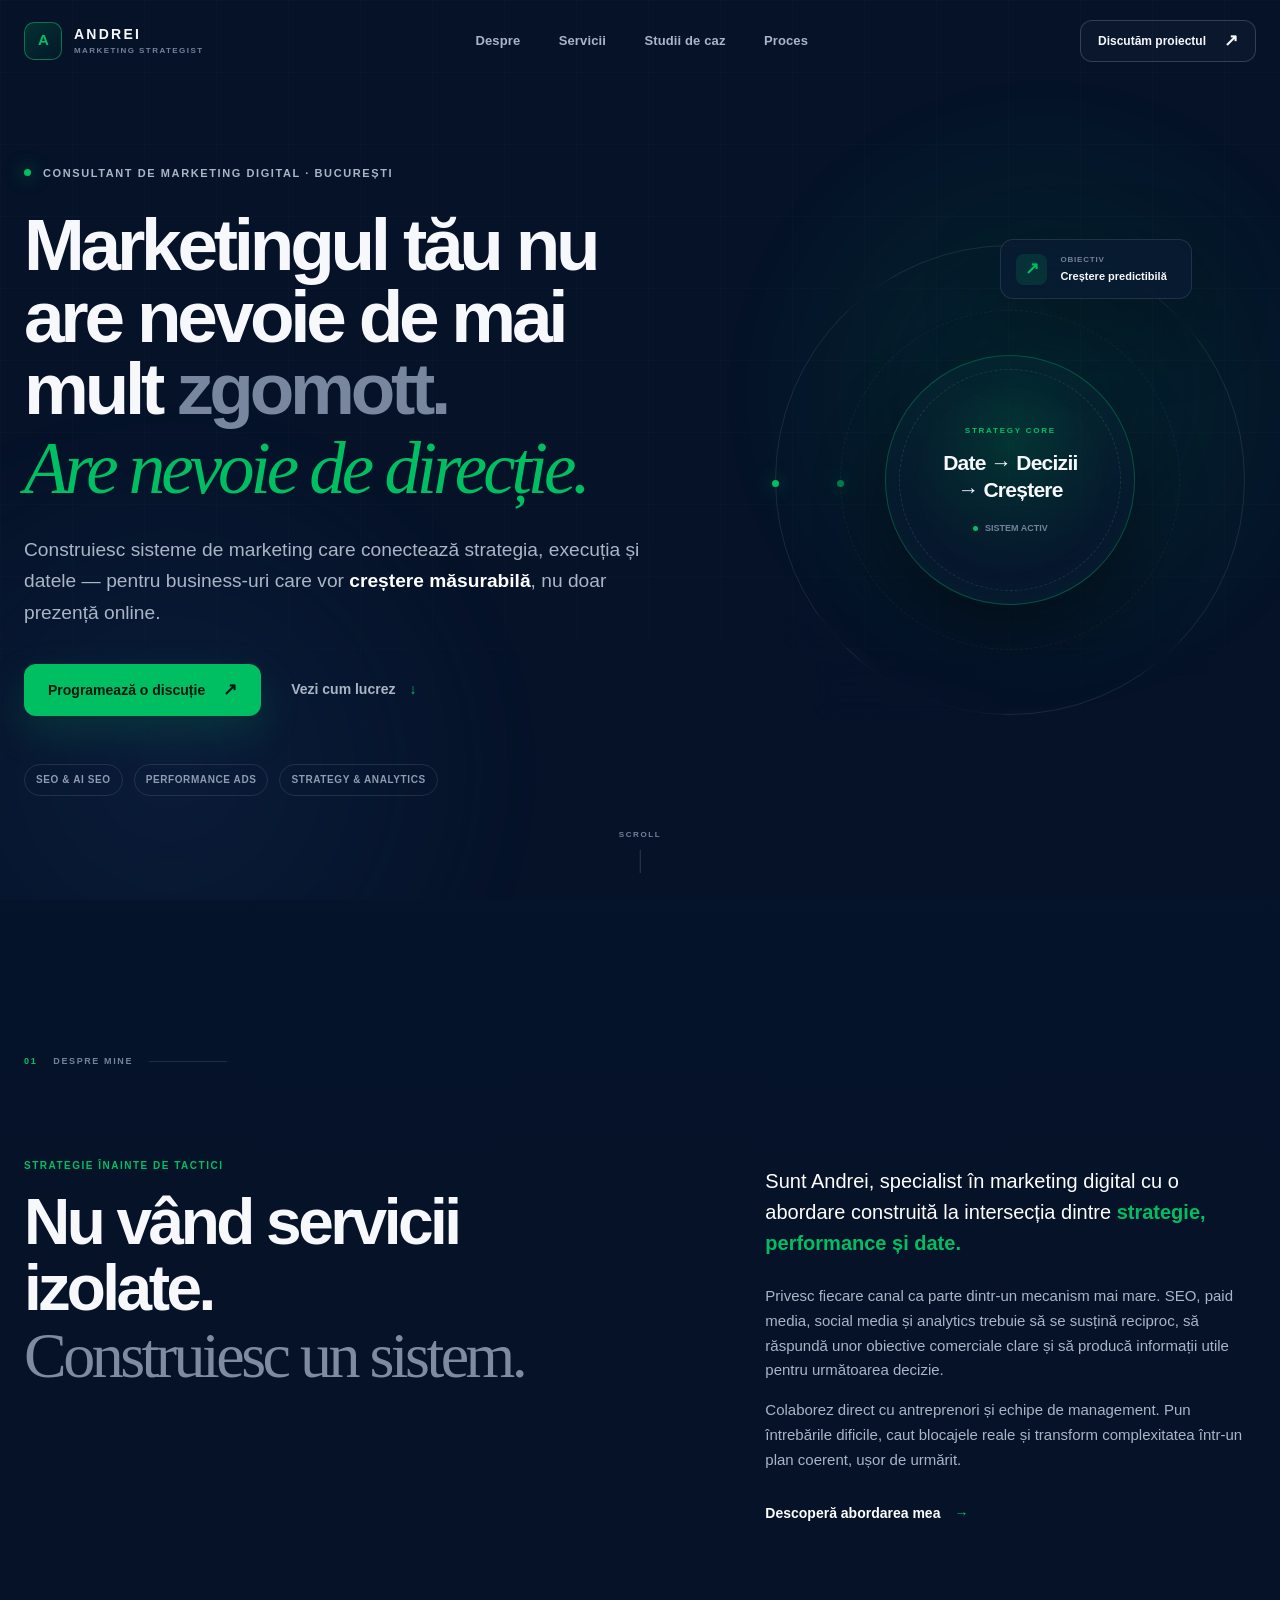
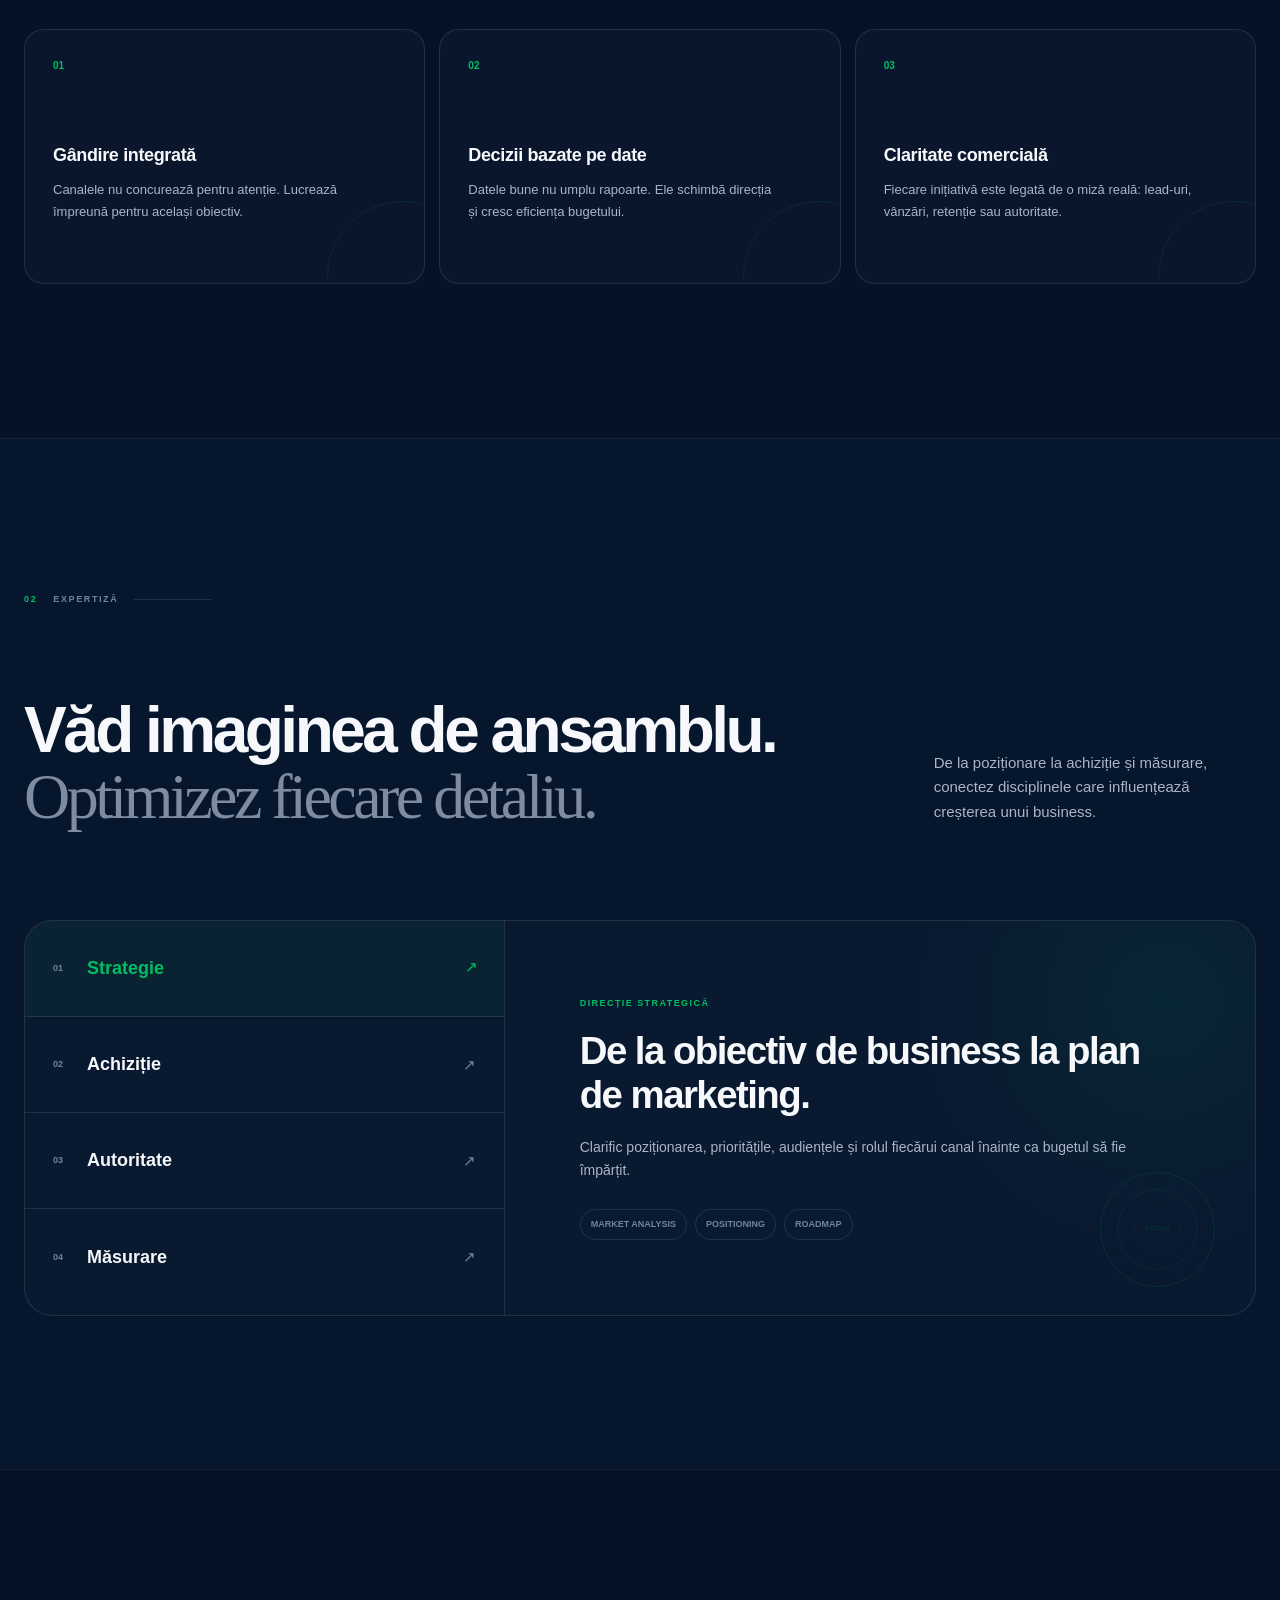
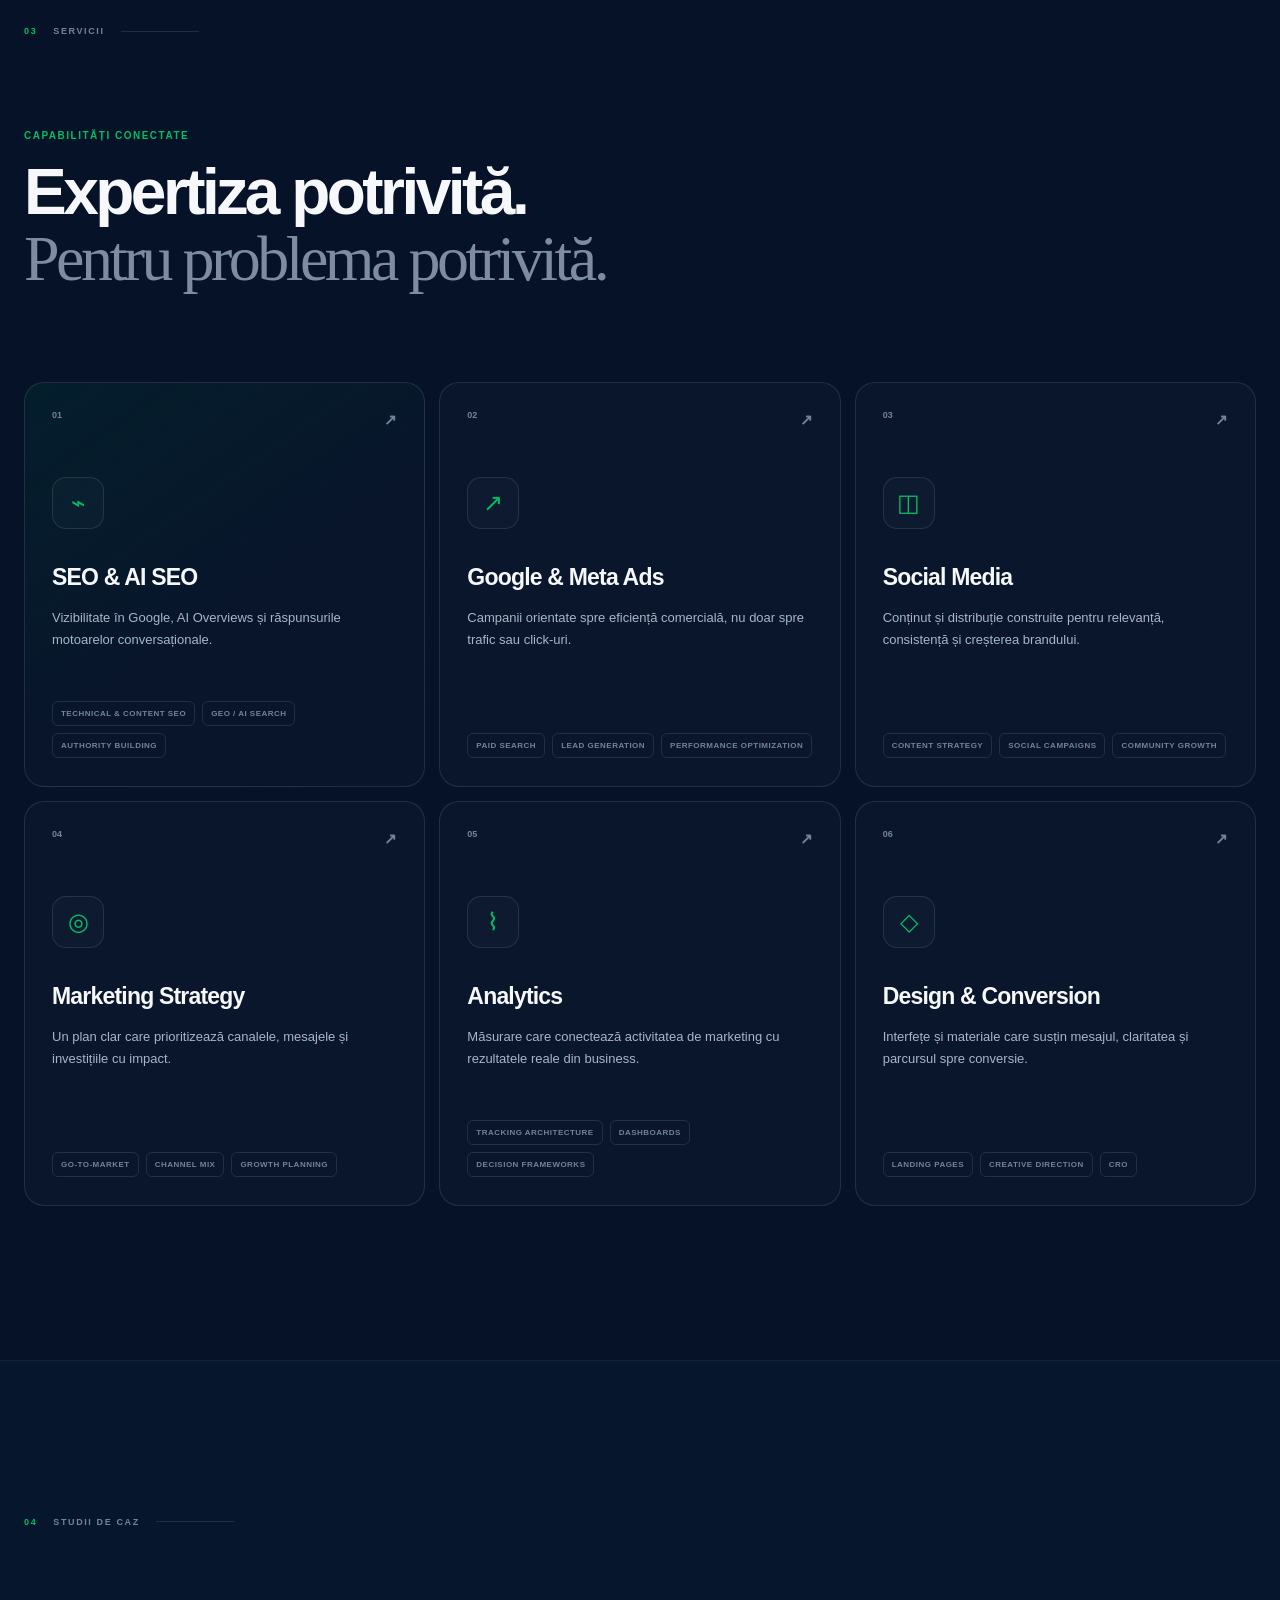
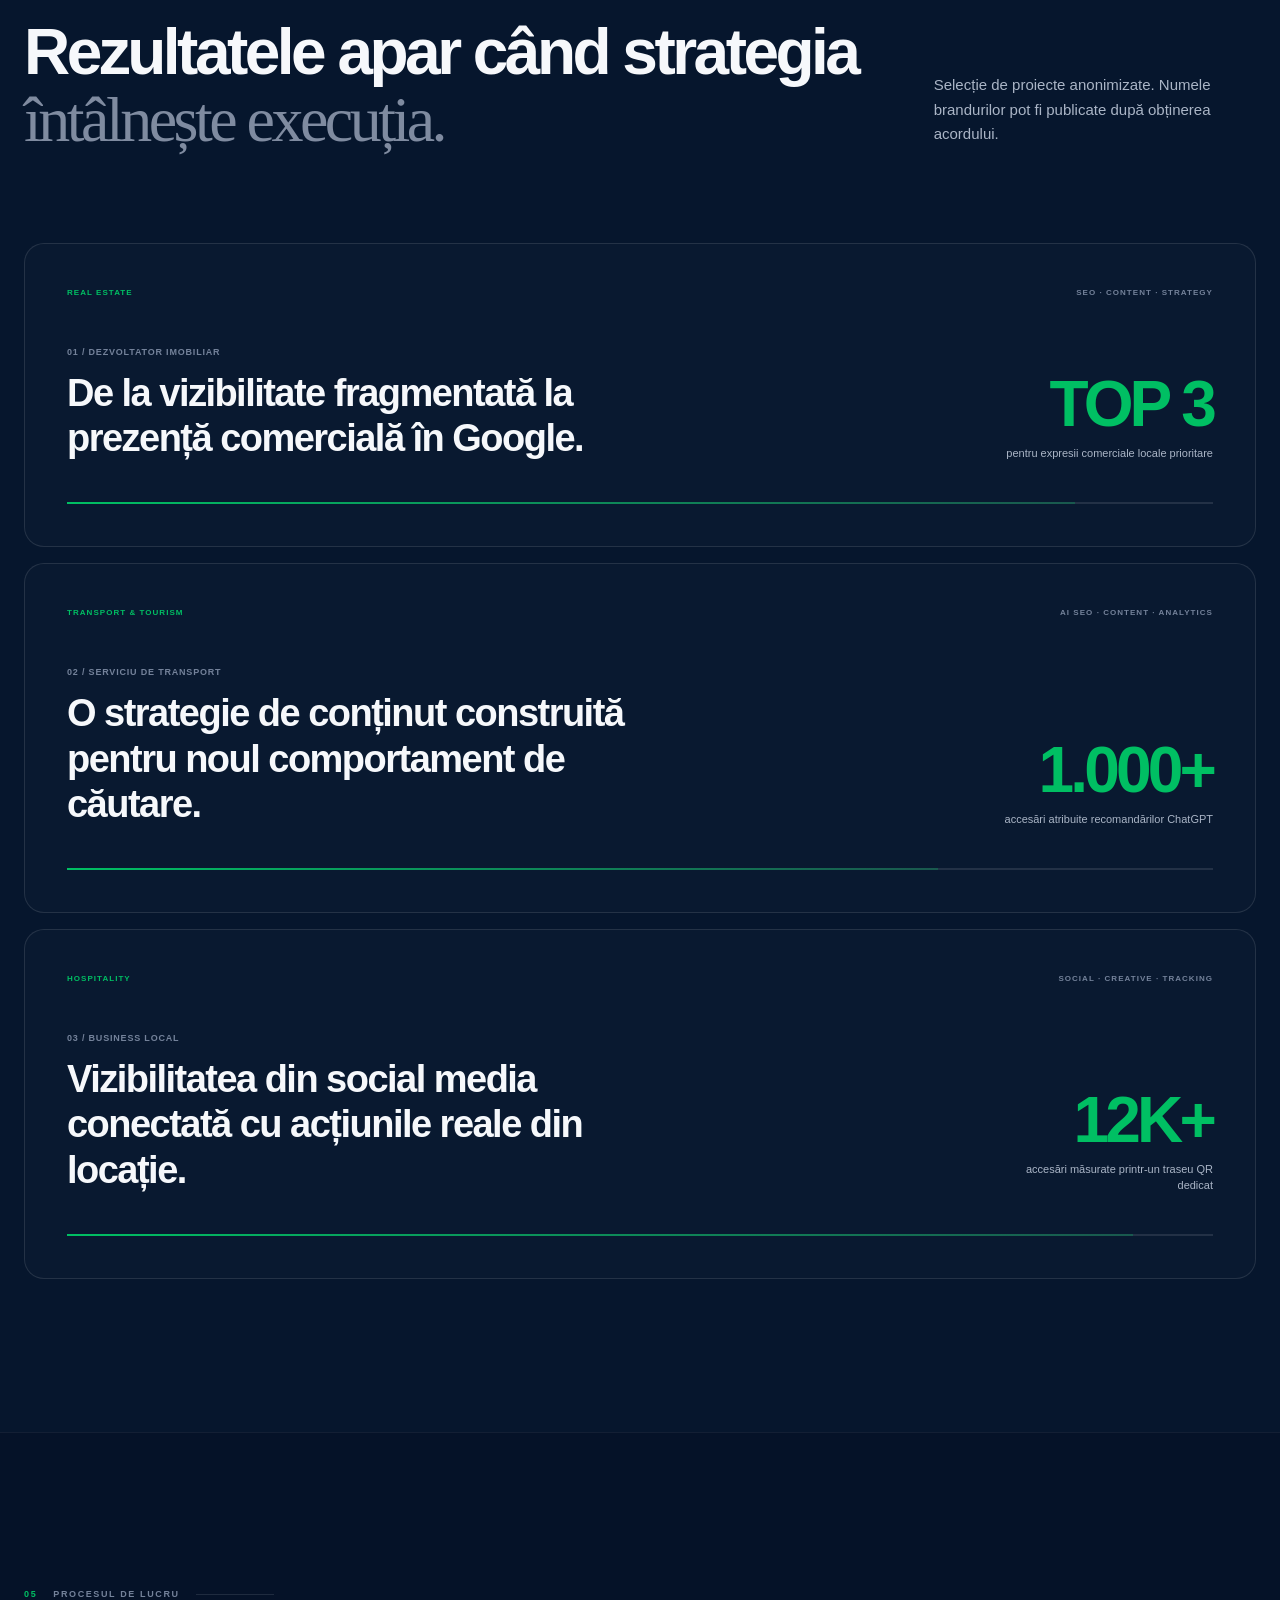
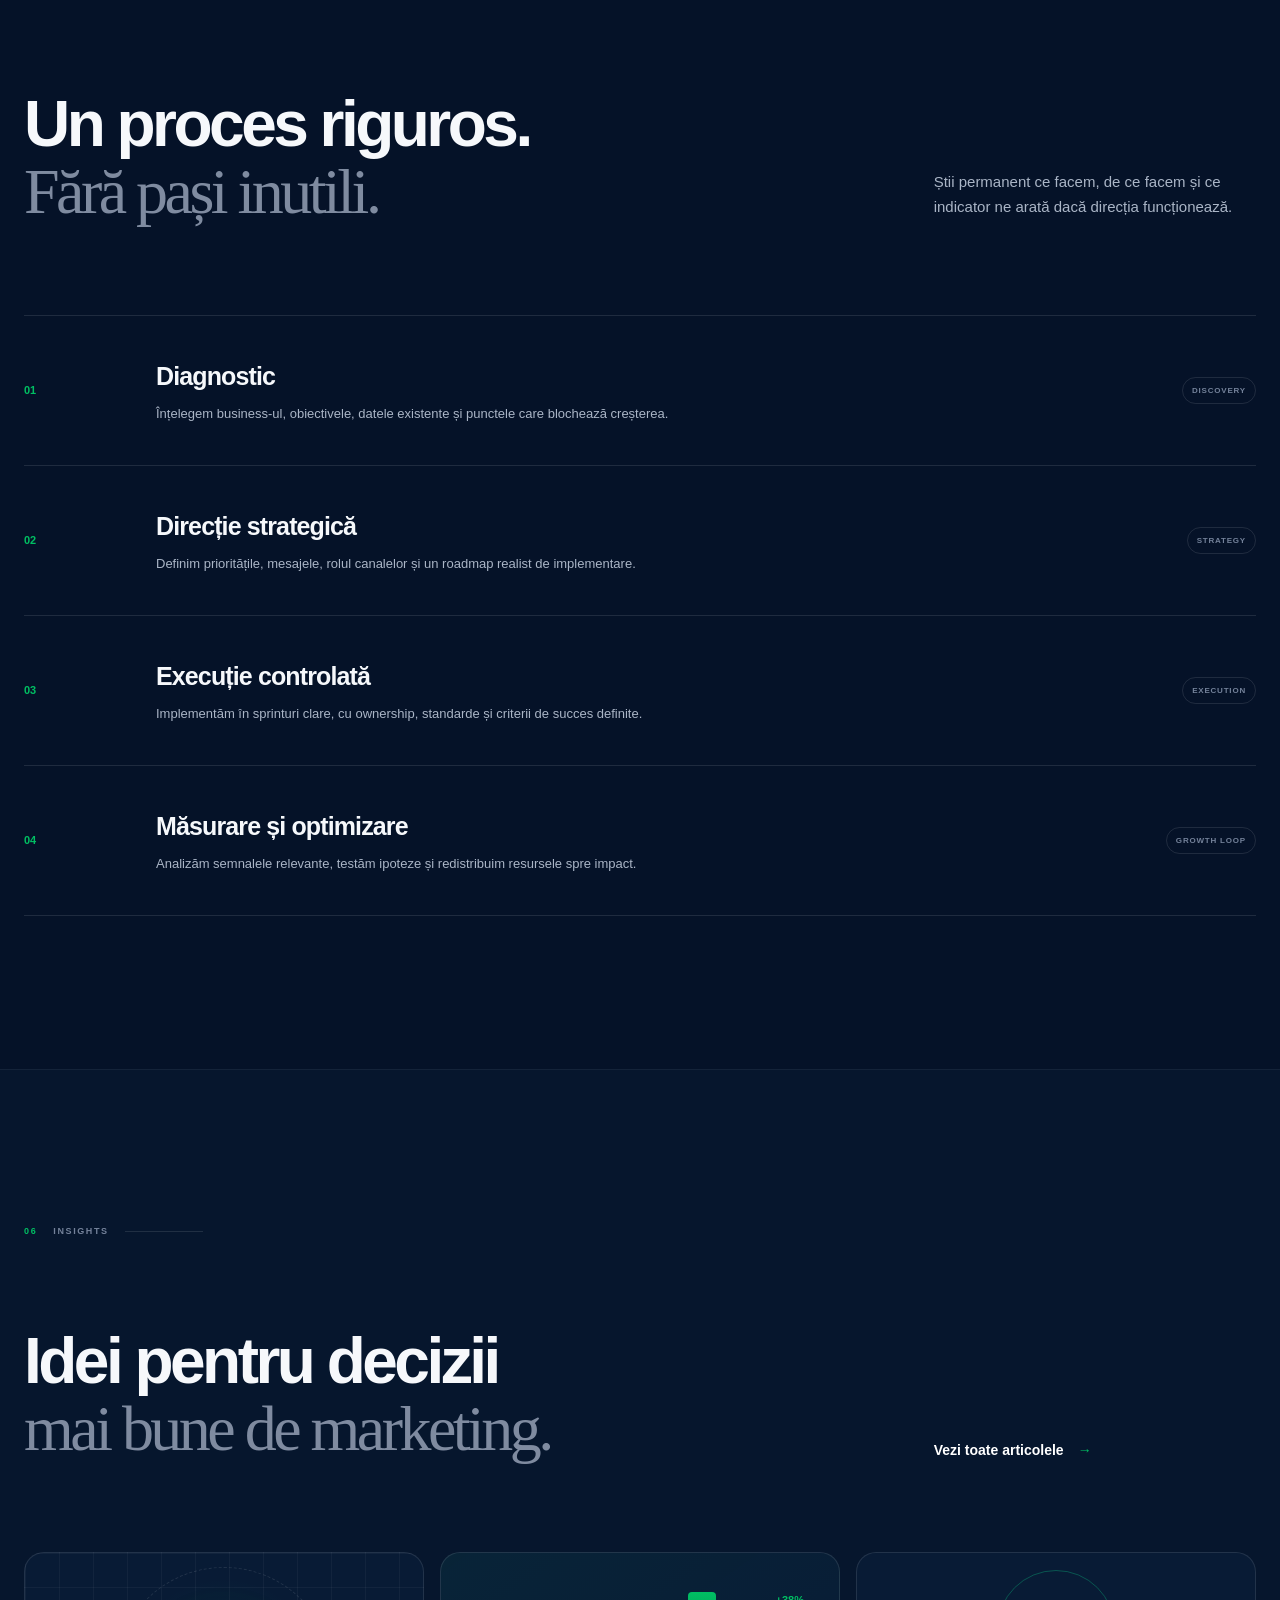
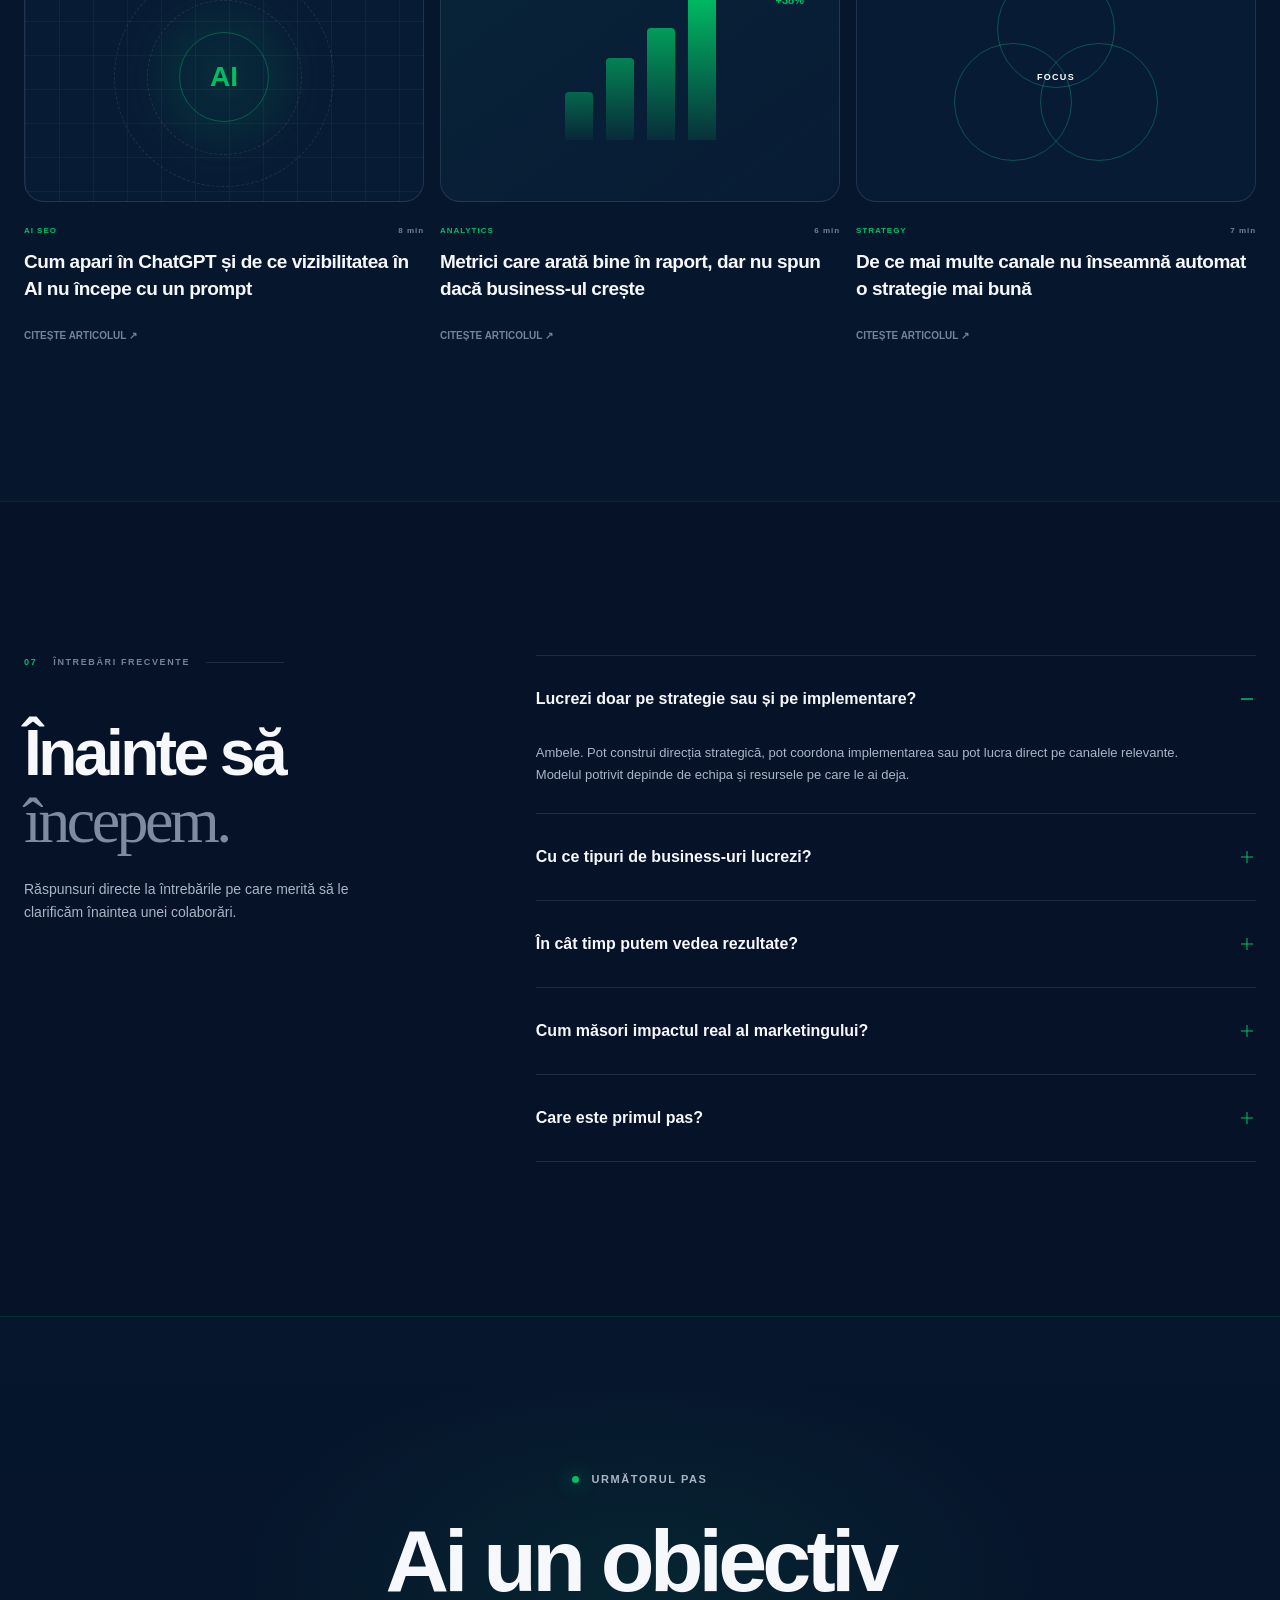
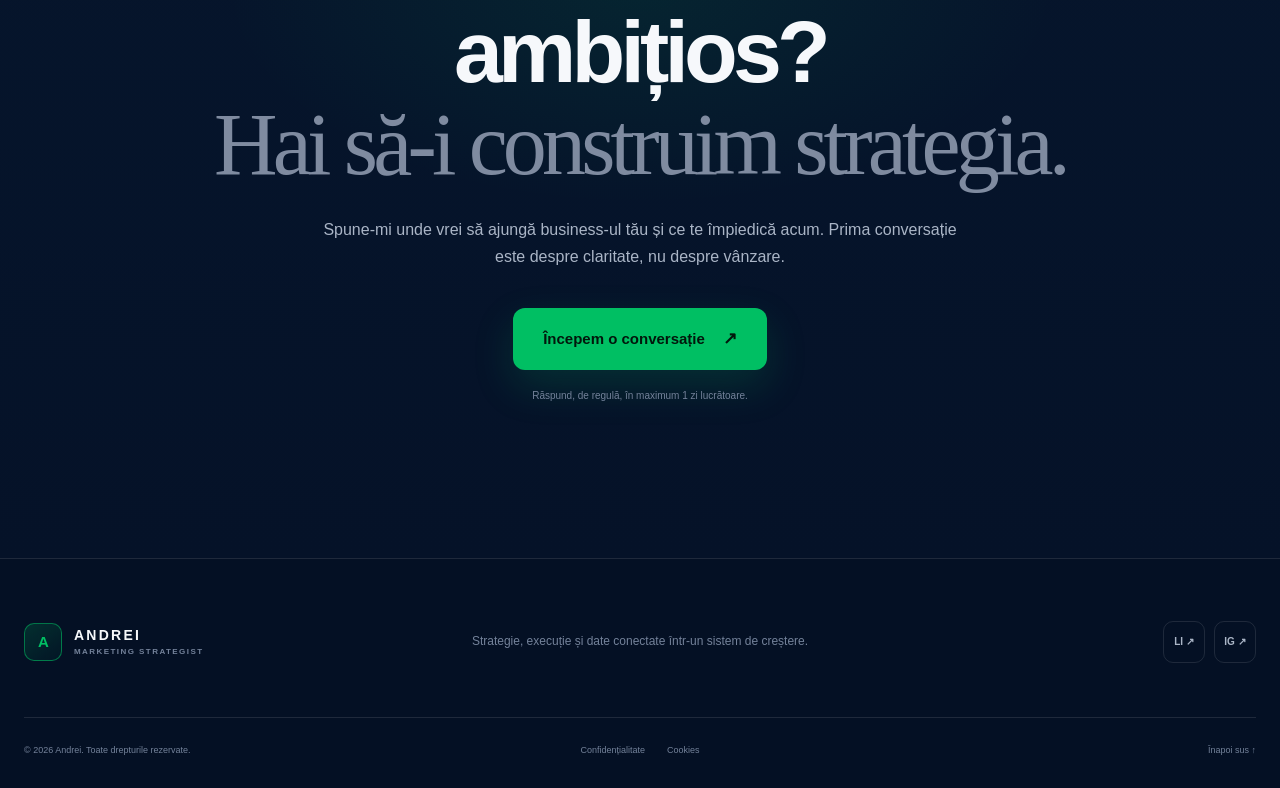
<file: index.html>
<!doctype html>
<html lang="ro">
<head>
  <meta charset="utf-8">
  <meta name="viewport" content="width=device-width, initial-scale=1">
  <meta name="theme-color" content="#051228">
  <meta name="color-scheme" content="dark">

  <title>Andrei — Consultant de Marketing Digital | Strategie și Creștere</title>
  <meta name="description" content="Strategii integrate de SEO, AI SEO, PPC, social media și analytics pentru business-uri care vor creștere măsurabilă, nu doar vizibilitate.">
  <meta name="robots" content="index, follow, max-image-preview:large">
  <!-- Înlocuiește domeniul de mai jos înainte de publicare. -->
  <link rel="canonical" href="https://www.domeniultau.ro/">

  <meta property="og:type" content="website">
  <meta property="og:locale" content="ro_RO">
  <meta property="og:title" content="Andrei — Consultant de Marketing Digital">
  <meta property="og:description" content="Marketing construit ca sistem de creștere: strategie, execuție și măsurare.">
  <meta property="og:url" content="https://www.domeniultau.ro/">
  <meta property="og:site_name" content="Andrei — Marketing Digital">
  <meta property="og:image" content="https://www.domeniultau.ro/og-image.jpg">
  <meta property="og:image:alt" content="Andrei — consultant de marketing digital">

  <meta name="twitter:card" content="summary_large_image">
  <meta name="twitter:title" content="Andrei — Consultant de Marketing Digital">
  <meta name="twitter:description" content="Marketing construit ca sistem de creștere: strategie, execuție și măsurare.">
  <meta name="twitter:image" content="https://www.domeniultau.ro/og-image.jpg">

  <script type="application/ld+json">
  {
    "@context": "https://schema.org",
    "@type": "Person",
    "name": "Andrei",
    "jobTitle": "Consultant de Marketing Digital",
    "url": "https://www.domeniultau.ro/",
    "knowsAbout": [
      "Marketing Strategy",
      "Search Engine Optimization",
      "AI SEO",
      "Google Ads",
      "Meta Ads",
      "Social Media Marketing",
      "Marketing Analytics"
    ]
  }
  </script>

  <link rel="stylesheet" href="style.css">
  <script src="script.js" defer></script>
</head>

<body>
  <a class="skip-link" href="#continut">Sari la conținut</a>

  <header class="site-header" data-header>
    <div class="container nav-shell">
      <a class="brand" href="#acasa" aria-label="Andrei — pagina principală">
        <span class="brand-mark" aria-hidden="true">A</span>
        <span class="brand-copy">
          <strong>ANDREI</strong>
          <small>MARKETING STRATEGIST</small>
        </span>
      </a>

      <nav class="desktop-nav" aria-label="Navigație principală">
        <a href="#despre">Despre</a>
        <a href="#servicii">Servicii</a>
        <a href="#studii">Studii de caz</a>
        <a href="#proces">Proces</a>
      </nav>

      <a class="button button-small button-outline nav-cta" href="#contact">
        Discutăm proiectul
        <span aria-hidden="true">↗</span>
      </a>

      <button class="menu-toggle" type="button" aria-label="Deschide meniul" aria-controls="mobile-menu" aria-expanded="false" data-menu-toggle>
        <span></span><span></span>
      </button>
    </div>

    <div class="mobile-menu" id="mobile-menu" data-mobile-menu hidden>
      <nav aria-label="Navigație mobilă">
        <a href="#despre">Despre</a>
        <a href="#expertiza">Expertiză</a>
        <a href="#servicii">Servicii</a>
        <a href="#studii">Studii de caz</a>
        <a href="#proces">Proces</a>
        <a href="#blog">Insights</a>
        <a href="#contact">Contact</a>
      </nav>
    </div>
  </header>

  <main id="continut">
    <section class="hero" id="acasa" aria-labelledby="hero-title">
      <div class="hero-grid" aria-hidden="true"></div>
      <div class="hero-glow hero-glow-one" aria-hidden="true"></div>
      <div class="hero-glow hero-glow-two" aria-hidden="true"></div>

      <div class="container hero-layout">
        <div class="hero-copy" data-reveal>
          <p class="eyebrow"><span></span> Consultant de marketing digital · București</p>
          <h1 id="hero-title">
            Marketingul tău nu are nevoie de mai mult <span class="muted-word">zgomott.</span>
            <em>Are nevoie de direcție.</em>
          </h1>
          <p class="hero-lead">
            Construiesc sisteme de marketing care conectează strategia, execuția și datele — pentru business-uri care vor <strong>creștere măsurabilă</strong>, nu doar prezență online.
          </p>
          <div class="hero-actions">
            <a class="button button-primary" href="#contact">
              Programează o discuție
              <span aria-hidden="true">↗</span>
            </a>
            <a class="text-link" href="#studii">
              Vezi cum lucrez
              <span aria-hidden="true">↓</span>
            </a>
          </div>
          <div class="hero-proof" aria-label="Domenii principale de expertiză">
            <span>SEO &amp; AI SEO</span>
            <span>Performance Ads</span>
            <span>Strategy &amp; Analytics</span>
          </div>
        </div>

        <div class="strategy-visual" data-parallax-root data-reveal aria-label="Sistem strategic de marketing: strategie, canale și măsurare">
          <div class="visual-orbit orbit-one" aria-hidden="true"></div>
          <div class="visual-orbit orbit-two" aria-hidden="true"></div>

          <div class="signal-card signal-card-top" data-parallax="-0.7">
            <span class="signal-icon" aria-hidden="true">↗</span>
            <span><small>Obiectiv</small>Creștere predictibilă</span>
          </div>

          <div class="strategy-core" data-parallax="0.35">
            <span class="core-label">STRATEGY CORE</span>
            <strong>Date → Decizii<br>→ Creștere</strong>
            <div class="core-status"><i></i> Sistem activ</div>
          </div>

          <div class="channel-node node-seo" data-parallax="0.85"><i></i><span>SEO</span></div>
          <div class="channel-node node-ads" data-parallax="-0.5"><i></i><span>ADS</span></div>
          <div class="channel-node node-social" data-parallax="0.6"><i></i><span>SOCIAL</span></div>
          <div class="channel-node node-data" data-parallax="-0.8"><i></i><span>DATA</span></div>

          <div class="signal-card signal-card-bottom" data-parallax="0.9">
            <span class="mini-chart" aria-hidden="true"><i></i><i></i><i></i><i></i></span>
            <span><small>Principiu</small>Măsoară ce contează</span>
          </div>
        </div>
      </div>

      <a class="scroll-cue" href="#despre" aria-label="Derulează la secțiunea Despre mine">
        <span>SCROLL</span><i aria-hidden="true"></i>
      </a>
    </section>

    <section class="section about" id="despre" aria-labelledby="about-title">
      <div class="container">
        <div class="section-index" data-reveal><span>01</span><p>DESPRE MINE</p></div>
        <div class="about-grid">
          <div data-reveal>
            <p class="section-kicker">Strategie înainte de tactici</p>
            <h2 id="about-title">Nu vând servicii izolate.<br><span>Construiesc un sistem.</span></h2>
          </div>
          <div class="about-copy" data-reveal>
            <p class="large-copy">Sunt Andrei, specialist în marketing digital cu o abordare construită la intersecția dintre <strong>strategie, performance și date.</strong></p>
            <p>Privesc fiecare canal ca parte dintr-un mecanism mai mare. SEO, paid media, social media și analytics trebuie să se susțină reciproc, să răspundă unor obiective comerciale clare și să producă informații utile pentru următoarea decizie.</p>
            <p>Colaborez direct cu antreprenori și echipe de management. Pun întrebările dificile, caut blocajele reale și transform complexitatea într-un plan coerent, ușor de urmărit.</p>
            <a class="text-link text-link-accent" href="#proces">Descoperă abordarea mea <span aria-hidden="true">→</span></a>
          </div>
        </div>

        <div class="principles-grid" data-stagger>
          <article class="principle-card" data-reveal>
            <span class="card-number">01</span>
            <h3>Gândire integrată</h3>
            <p>Canalele nu concurează pentru atenție. Lucrează împreună pentru același obiectiv.</p>
          </article>
          <article class="principle-card" data-reveal>
            <span class="card-number">02</span>
            <h3>Decizii bazate pe date</h3>
            <p>Datele bune nu umplu rapoarte. Ele schimbă direcția și cresc eficiența bugetului.</p>
          </article>
          <article class="principle-card" data-reveal>
            <span class="card-number">03</span>
            <h3>Claritate comercială</h3>
            <p>Fiecare inițiativă este legată de o miză reală: lead-uri, vânzări, retenție sau autoritate.</p>
          </article>
        </div>
      </div>
    </section>

    <section class="section expertise" id="expertiza" aria-labelledby="expertise-title">
      <div class="container">
        <div class="section-index" data-reveal><span>02</span><p>EXPERTIZĂ</p></div>
        <div class="section-heading split-heading" data-reveal>
          <h2 id="expertise-title">Văd imaginea de ansamblu.<br><span>Optimizez fiecare detaliu.</span></h2>
          <p>De la poziționare la achiziție și măsurare, conectez disciplinele care influențează creșterea unui business.</p>
        </div>

        <div class="expertise-board" data-reveal>
          <div class="expertise-list" role="tablist" aria-label="Arii de expertiză">
            <button class="expertise-tab is-active" type="button" role="tab" aria-selected="true" aria-controls="expertise-panel" data-expertise="strategy">
              <span>01</span><strong>Strategie</strong><i aria-hidden="true">↗</i>
            </button>
            <button class="expertise-tab" type="button" role="tab" aria-selected="false" aria-controls="expertise-panel" data-expertise="acquisition">
              <span>02</span><strong>Achiziție</strong><i aria-hidden="true">↗</i>
            </button>
            <button class="expertise-tab" type="button" role="tab" aria-selected="false" aria-controls="expertise-panel" data-expertise="authority">
              <span>03</span><strong>Autoritate</strong><i aria-hidden="true">↗</i>
            </button>
            <button class="expertise-tab" type="button" role="tab" aria-selected="false" aria-controls="expertise-panel" data-expertise="measurement">
              <span>04</span><strong>Măsurare</strong><i aria-hidden="true">↗</i>
            </button>
          </div>
          <div class="expertise-panel" id="expertise-panel" role="tabpanel" aria-live="polite">
            <p class="panel-label" data-panel-label>DIRECȚIE STRATEGICĂ</p>
            <h3 data-panel-title>De la obiectiv de business la plan de marketing.</h3>
            <p data-panel-copy>Clarific poziționarea, prioritățile, audiențele și rolul fiecărui canal înainte ca bugetul să fie împărțit.</p>
            <div class="panel-tags" data-panel-tags>
              <span>Market analysis</span><span>Positioning</span><span>Roadmap</span>
            </div>
            <div class="panel-graphic" aria-hidden="true">
              <i></i><i></i><i></i><span>FOCUS</span>
            </div>
          </div>
        </div>
      </div>
    </section>

    <section class="section services" id="servicii" aria-labelledby="services-title">
      <div class="container">
        <div class="section-index" data-reveal><span>03</span><p>SERVICII</p></div>
        <div class="section-heading" data-reveal>
          <p class="section-kicker">Capabilități conectate</p>
          <h2 id="services-title">Expertiza potrivită.<br><span>Pentru problema potrivită.</span></h2>
        </div>

        <div class="services-grid" data-stagger>
          <article class="service-card service-card-featured" data-reveal>
            <div class="service-top"><span>01</span><i aria-hidden="true">↗</i></div>
            <div class="service-icon" aria-hidden="true"><span>⌁</span></div>
            <h3>SEO &amp; AI SEO</h3>
            <p>Vizibilitate în Google, AI Overviews și răspunsurile motoarelor conversaționale.</p>
            <ul><li>Technical &amp; Content SEO</li><li>GEO / AI Search</li><li>Authority Building</li></ul>
          </article>

          <article class="service-card" data-reveal>
            <div class="service-top"><span>02</span><i aria-hidden="true">↗</i></div>
            <div class="service-icon" aria-hidden="true"><span>↗</span></div>
            <h3>Google &amp; Meta Ads</h3>
            <p>Campanii orientate spre eficiență comercială, nu doar spre trafic sau click-uri.</p>
            <ul><li>Paid Search</li><li>Lead Generation</li><li>Performance Optimization</li></ul>
          </article>

          <article class="service-card" data-reveal>
            <div class="service-top"><span>03</span><i aria-hidden="true">↗</i></div>
            <div class="service-icon" aria-hidden="true"><span>◫</span></div>
            <h3>Social Media</h3>
            <p>Conținut și distribuție construite pentru relevanță, consistență și creșterea brandului.</p>
            <ul><li>Content Strategy</li><li>Social Campaigns</li><li>Community Growth</li></ul>
          </article>

          <article class="service-card" data-reveal>
            <div class="service-top"><span>04</span><i aria-hidden="true">↗</i></div>
            <div class="service-icon" aria-hidden="true"><span>◎</span></div>
            <h3>Marketing Strategy</h3>
            <p>Un plan clar care prioritizează canalele, mesajele și investițiile cu impact.</p>
            <ul><li>Go-to-Market</li><li>Channel Mix</li><li>Growth Planning</li></ul>
          </article>

          <article class="service-card" data-reveal>
            <div class="service-top"><span>05</span><i aria-hidden="true">↗</i></div>
            <div class="service-icon" aria-hidden="true"><span>⌇</span></div>
            <h3>Analytics</h3>
            <p>Măsurare care conectează activitatea de marketing cu rezultatele reale din business.</p>
            <ul><li>Tracking Architecture</li><li>Dashboards</li><li>Decision Frameworks</li></ul>
          </article>

          <article class="service-card" data-reveal>
            <div class="service-top"><span>06</span><i aria-hidden="true">↗</i></div>
            <div class="service-icon" aria-hidden="true"><span>◇</span></div>
            <h3>Design &amp; Conversion</h3>
            <p>Interfețe și materiale care susțin mesajul, claritatea și parcursul spre conversie.</p>
            <ul><li>Landing Pages</li><li>Creative Direction</li><li>CRO</li></ul>
          </article>
        </div>
      </div>
    </section>

    <section class="section cases" id="studii" aria-labelledby="cases-title">
      <div class="container">
        <div class="section-index" data-reveal><span>04</span><p>STUDII DE CAZ</p></div>
        <div class="section-heading split-heading" data-reveal>
          <h2 id="cases-title">Rezultatele apar când strategia<br><span>întâlnește execuția.</span></h2>
          <p>Selecție de proiecte anonimizate. Numele brandurilor pot fi publicate după obținerea acordului.</p>
        </div>

        <div class="cases-list">
          <article class="case-card" data-reveal>
            <div class="case-meta"><span>REAL ESTATE</span><span>SEO · CONTENT · STRATEGY</span></div>
            <div class="case-main">
              <div>
                <p>01 / DEZVOLTATOR IMOBILIAR</p>
                <h3>De la vizibilitate fragmentată la prezență comercială în Google.</h3>
              </div>
              <div class="case-result">
                <strong>TOP 3</strong>
                <span>pentru expresii comerciale locale prioritare</span>
              </div>
            </div>
            <div class="case-bar"><i style="--progress: 88%"></i></div>
          </article>

          <article class="case-card" data-reveal>
            <div class="case-meta"><span>TRANSPORT &amp; TOURISM</span><span>AI SEO · CONTENT · ANALYTICS</span></div>
            <div class="case-main">
              <div>
                <p>02 / SERVICIU DE TRANSPORT</p>
                <h3>O strategie de conținut construită pentru noul comportament de căutare.</h3>
              </div>
              <div class="case-result">
                <strong>1.000+</strong>
                <span>accesări atribuite recomandărilor ChatGPT</span>
              </div>
            </div>
            <div class="case-bar"><i style="--progress: 76%"></i></div>
          </article>

          <article class="case-card" data-reveal>
            <div class="case-meta"><span>HOSPITALITY</span><span>SOCIAL · CREATIVE · TRACKING</span></div>
            <div class="case-main">
              <div>
                <p>03 / BUSINESS LOCAL</p>
                <h3>Vizibilitatea din social media conectată cu acțiunile reale din locație.</h3>
              </div>
              <div class="case-result">
                <strong>12K+</strong>
                <span>accesări măsurate printr-un traseu QR dedicat</span>
              </div>
            </div>
            <div class="case-bar"><i style="--progress: 93%"></i></div>
          </article>
        </div>
      </div>
    </section>

    <section class="section process" id="proces" aria-labelledby="process-title">
      <div class="container">
        <div class="section-index" data-reveal><span>05</span><p>PROCESUL DE LUCRU</p></div>
        <div class="section-heading split-heading" data-reveal>
          <h2 id="process-title">Un proces riguros.<br><span>Fără pași inutili.</span></h2>
          <p>Știi permanent ce facem, de ce facem și ce indicator ne arată dacă direcția funcționează.</p>
        </div>

        <ol class="process-list">
          <li data-reveal>
            <span class="process-number">01</span>
            <div><h3>Diagnostic</h3><p>Înțelegem business-ul, obiectivele, datele existente și punctele care blochează creșterea.</p></div>
            <span class="process-tag">DISCOVERY</span>
          </li>
          <li data-reveal>
            <span class="process-number">02</span>
            <div><h3>Direcție strategică</h3><p>Definim prioritățile, mesajele, rolul canalelor și un roadmap realist de implementare.</p></div>
            <span class="process-tag">STRATEGY</span>
          </li>
          <li data-reveal>
            <span class="process-number">03</span>
            <div><h3>Execuție controlată</h3><p>Implementăm în sprinturi clare, cu ownership, standarde și criterii de succes definite.</p></div>
            <span class="process-tag">EXECUTION</span>
          </li>
          <li data-reveal>
            <span class="process-number">04</span>
            <div><h3>Măsurare și optimizare</h3><p>Analizăm semnalele relevante, testăm ipoteze și redistribuim resursele spre impact.</p></div>
            <span class="process-tag">GROWTH LOOP</span>
          </li>
        </ol>
      </div>
    </section>

    <section class="section insights" id="blog" aria-labelledby="blog-title">
      <div class="container">
        <div class="section-index" data-reveal><span>06</span><p>INSIGHTS</p></div>
        <div class="section-heading split-heading" data-reveal>
          <h2 id="blog-title">Idei pentru decizii<br><span>mai bune de marketing.</span></h2>
          <a class="text-link text-link-accent" href="#blog">Vezi toate articolele <span aria-hidden="true">→</span></a>
        </div>

        <div class="articles-grid" data-stagger>
          <article class="article-card" data-reveal>
            <a href="#" aria-label="Citește: Cum apari în ChatGPT">
              <div class="article-visual visual-ai" aria-hidden="true"><span>AI</span><i></i><i></i></div>
              <div class="article-meta"><span>AI SEO</span><time datetime="2026-07-11">8 min</time></div>
              <h3>Cum apari în ChatGPT și de ce vizibilitatea în AI nu începe cu un prompt</h3>
              <span class="article-link">Citește articolul ↗</span>
            </a>
          </article>
          <article class="article-card" data-reveal>
            <a href="#" aria-label="Citește: Metrici care contează">
              <div class="article-visual visual-data" aria-hidden="true"><i></i><i></i><i></i><i></i></div>
              <div class="article-meta"><span>ANALYTICS</span><time datetime="2026-07-11">6 min</time></div>
              <h3>Metrici care arată bine în raport, dar nu spun dacă business-ul crește</h3>
              <span class="article-link">Citește articolul ↗</span>
            </a>
          </article>
          <article class="article-card" data-reveal>
            <a href="#" aria-label="Citește: Când nu ai nevoie de mai multe canale">
              <div class="article-visual visual-strategy" aria-hidden="true"><span></span><span></span><span></span></div>
              <div class="article-meta"><span>STRATEGY</span><time datetime="2026-07-11">7 min</time></div>
              <h3>De ce mai multe canale nu înseamnă automat o strategie mai bună</h3>
              <span class="article-link">Citește articolul ↗</span>
            </a>
          </article>
        </div>
      </div>
    </section>

    <section class="section faq" id="intrebari" aria-labelledby="faq-title">
      <div class="container faq-grid">
        <div data-reveal>
          <div class="section-index"><span>07</span><p>ÎNTREBĂRI FRECVENTE</p></div>
          <h2 id="faq-title">Înainte să<br><span>începem.</span></h2>
          <p>Răspunsuri directe la întrebările pe care merită să le clarificăm înaintea unei colaborări.</p>
        </div>
        <div class="accordion" data-accordion>
          <article class="accordion-item is-open" data-reveal>
            <h3><button type="button" aria-expanded="true"><span>Lucrezi doar pe strategie sau și pe implementare?</span><i aria-hidden="true"></i></button></h3>
            <div class="accordion-panel"><p>Ambele. Pot construi direcția strategică, pot coordona implementarea sau pot lucra direct pe canalele relevante. Modelul potrivit depinde de echipa și resursele pe care le ai deja.</p></div>
          </article>
          <article class="accordion-item" data-reveal>
            <h3><button type="button" aria-expanded="false"><span>Cu ce tipuri de business-uri lucrezi?</span><i aria-hidden="true"></i></button></h3>
            <div class="accordion-panel"><p>În principal cu IMM-uri, dezvoltatori imobiliari, servicii locale și business-uri conduse de antreprenori care vor un partener implicat în decizie, nu doar un executant.</p></div>
          </article>
          <article class="accordion-item" data-reveal>
            <h3><button type="button" aria-expanded="false"><span>În cât timp putem vedea rezultate?</span><i aria-hidden="true"></i></button></h3>
            <div class="accordion-panel"><p>Depinde de canal și de punctul de pornire. Paid media poate produce semnale rapid, în timp ce SEO și construcția de brand au nevoie de consecvență. La început stabilim repere realiste, nu promisiuni universale.</p></div>
          </article>
          <article class="accordion-item" data-reveal>
            <h3><button type="button" aria-expanded="false"><span>Cum măsori impactul real al marketingului?</span><i aria-hidden="true"></i></button></h3>
            <div class="accordion-panel"><p>Definim de la început ce înseamnă progresul pentru business și construim tracking-ul în jurul acelor obiective. Separăm indicatorii de diagnostic de rezultatele comerciale.</p></div>
          </article>
          <article class="accordion-item" data-reveal>
            <h3><button type="button" aria-expanded="false"><span>Care este primul pas?</span><i aria-hidden="true"></i></button></h3>
            <div class="accordion-panel"><p>O discuție scurtă despre context, obiective și blocaje. Dacă există potrivire, urmează o etapă de diagnostic și o propunere clară de colaborare.</p></div>
          </article>
        </div>
      </div>
    </section>

    <section class="section contact" id="contact" aria-labelledby="contact-title">
      <div class="contact-glow" aria-hidden="true"></div>
      <div class="container contact-inner" data-reveal>
        <p class="eyebrow"><span></span> URMĂTORUL PAS</p>
        <h2 id="contact-title">Ai un obiectiv ambițios?<br><span>Hai să-i construim strategia.</span></h2>
        <p>Spune-mi unde vrei să ajungă business-ul tău și ce te împiedică acum. Prima conversație este despre claritate, nu despre vânzare.</p>
        <a class="button button-primary button-large" href="mailto:hello@domeniultau.ro?subject=Discuție%20despre%20un%20proiect%20de%20marketing">
          Începem o conversație
          <span aria-hidden="true">↗</span>
        </a>
        <small>Răspund, de regulă, în maximum 1 zi lucrătoare.</small>
      </div>
    </section>
  </main>

  <footer class="site-footer">
    <div class="container">
      <div class="footer-main">
        <a class="brand" href="#acasa" aria-label="Andrei — înapoi sus">
          <span class="brand-mark" aria-hidden="true">A</span>
          <span class="brand-copy"><strong>ANDREI</strong><small>MARKETING STRATEGIST</small></span>
        </a>
        <p>Strategie, execuție și date conectate într-un sistem de creștere.</p>
        <div class="footer-social">
          <a href="#" aria-label="Profil LinkedIn">LI ↗</a>
          <a href="#" aria-label="Profil Instagram">IG ↗</a>
        </div>
      </div>
      <div class="footer-bottom">
        <p>© <span data-year>2026</span> Andrei. Toate drepturile rezervate.</p>
        <nav aria-label="Linkuri juridice"><a href="#">Confidențialitate</a><a href="#">Cookies</a></nav>
        <a href="#acasa">Înapoi sus ↑</a>
      </div>
    </div>
  </footer>
</body>
</html>
</file>
<file: style.css>
/* ==========================================================
   ANDREI — PREMIUM MARKETING PORTFOLIO
   Design system: deep navy, restrained green, editorial scale
   ========================================================== */

:root {
  --navy: #051228;
  --navy-soft: #081a34;
  --navy-card: #091a32;
  --navy-light: #0d213f;
  --white: #ffffff;
  --text: #f6f8fb;
  --text-soft: #aab5c6;
  --text-muted: #74829a;
  --green: #00bf63;
  --green-bright: #00d872;
  --green-dark: #009e52;
  --line: rgba(255, 255, 255, 0.105);
  --line-strong: rgba(255, 255, 255, 0.17);
  --glass: rgba(9, 27, 52, 0.68);
  --shadow: 0 28px 80px rgba(0, 0, 0, 0.28);
  --radius-sm: 12px;
  --radius-md: 20px;
  --radius-lg: 28px;
  --container: 1240px;
  --header-height: 82px;
  --ease: cubic-bezier(0.2, 0.8, 0.2, 1);
}

* {
  box-sizing: border-box;
}

html {
  scroll-behavior: smooth;
  scroll-padding-top: calc(var(--header-height) + 24px);
}

body {
  margin: 0;
  min-width: 320px;
  overflow-x: hidden;
  background: var(--navy);
  color: var(--text);
  font-family: Inter, ui-sans-serif, -apple-system, BlinkMacSystemFont, "Segoe UI", sans-serif;
  font-size: 16px;
  line-height: 1.65;
  text-rendering: optimizeLegibility;
  -webkit-font-smoothing: antialiased;
}

body.menu-open {
  overflow: hidden;
}

::selection {
  background: var(--green);
  color: var(--navy);
}

a {
  color: inherit;
  text-decoration: none;
}

button,
input,
textarea {
  font: inherit;
}

button {
  color: inherit;
}

img,
svg {
  display: block;
  max-width: 100%;
}

h1,
h2,
h3,
p {
  margin-top: 0;
}

.container {
  width: min(calc(100% - 48px), var(--container));
  margin-inline: auto;
}

.skip-link {
  position: fixed;
  z-index: 1000;
  top: 12px;
  left: 12px;
  padding: 10px 16px;
  transform: translateY(-160%);
  border-radius: 8px;
  background: var(--green);
  color: var(--navy);
  font-weight: 800;
  transition: transform 180ms ease;
}

.skip-link:focus {
  transform: translateY(0);
}

:focus-visible {
  outline: 2px solid var(--green);
  outline-offset: 4px;
}

/* Header */
.site-header {
  position: fixed;
  z-index: 100;
  top: 0;
  right: 0;
  left: 0;
  height: var(--header-height);
  border-bottom: 1px solid transparent;
  transition: background 260ms ease, border-color 260ms ease, backdrop-filter 260ms ease;
}

.site-header.is-scrolled {
  border-color: var(--line);
  background: rgba(5, 18, 40, 0.82);
  backdrop-filter: blur(18px) saturate(130%);
}

.nav-shell {
  display: flex;
  align-items: center;
  justify-content: space-between;
  height: 100%;
}

.brand {
  display: inline-flex;
  align-items: center;
  gap: 12px;
}

.brand-mark {
  display: grid;
  width: 38px;
  height: 38px;
  place-items: center;
  border: 1px solid rgba(0, 191, 99, 0.55);
  border-radius: 10px;
  background: linear-gradient(145deg, rgba(0, 191, 99, 0.18), rgba(0, 191, 99, 0.03));
  color: var(--green);
  font-size: 15px;
  font-weight: 900;
  letter-spacing: -0.04em;
  transition: transform 250ms var(--ease), background 250ms ease;
}

.brand:hover .brand-mark {
  transform: rotate(-5deg) scale(1.04);
  background: var(--green);
  color: var(--navy);
}

.brand-copy {
  display: grid;
  line-height: 1;
}

.brand-copy strong {
  font-size: 14px;
  letter-spacing: 0.16em;
}

.brand-copy small {
  margin-top: 6px;
  color: var(--text-muted);
  font-size: 8px;
  font-weight: 700;
  letter-spacing: 0.18em;
}

.desktop-nav {
  display: flex;
  gap: clamp(22px, 3vw, 42px);
}

.desktop-nav a {
  position: relative;
  color: var(--text-soft);
  font-size: 13px;
  font-weight: 650;
  letter-spacing: 0.01em;
  transition: color 200ms ease;
}

.desktop-nav a::after {
  position: absolute;
  right: 0;
  bottom: -9px;
  left: 0;
  height: 1px;
  transform: scaleX(0);
  transform-origin: right;
  background: var(--green);
  content: "";
  transition: transform 260ms var(--ease);
}

.desktop-nav a:hover,
.desktop-nav a.is-active {
  color: var(--white);
}

.desktop-nav a:hover::after,
.desktop-nav a.is-active::after {
  transform: scaleX(1);
  transform-origin: left;
}

.menu-toggle {
  display: none;
  width: 44px;
  height: 44px;
  padding: 0;
  border: 1px solid var(--line);
  border-radius: 12px;
  background: transparent;
  cursor: pointer;
}

.menu-toggle span {
  display: block;
  width: 18px;
  height: 1px;
  margin: 5px auto;
  background: var(--white);
  transition: transform 240ms ease;
}

.menu-toggle[aria-expanded="true"] span:first-child {
  transform: translateY(3px) rotate(45deg);
}

.menu-toggle[aria-expanded="true"] span:last-child {
  transform: translateY(-3px) rotate(-45deg);
}

.mobile-menu {
  position: fixed;
  z-index: -1;
  inset: var(--header-height) 0 0;
  padding: 32px 24px;
  background: rgba(5, 18, 40, 0.98);
}

.mobile-menu nav {
  display: grid;
}

.mobile-menu a {
  padding: 16px 0;
  border-bottom: 1px solid var(--line);
  font-size: 24px;
  font-weight: 650;
}

/* Buttons */
.button {
  display: inline-flex;
  align-items: center;
  justify-content: center;
  gap: 18px;
  min-height: 52px;
  padding: 0 23px;
  border: 1px solid transparent;
  border-radius: 12px;
  font-size: 14px;
  font-weight: 800;
  line-height: 1;
  transition: transform 250ms var(--ease), box-shadow 250ms ease, background 250ms ease, border-color 250ms ease;
}

.button:hover {
  transform: translateY(-2px);
}

.button span {
  font-size: 17px;
  transition: transform 250ms var(--ease);
}

.button:hover span {
  transform: translate(2px, -2px);
}

.button-small {
  min-height: 42px;
  padding-inline: 17px;
  font-size: 12px;
}

.button-primary {
  background: var(--green);
  box-shadow: 0 16px 40px rgba(0, 191, 99, 0.17);
  color: #02170c;
}

.button-primary:hover {
  background: var(--green-bright);
  box-shadow: 0 20px 50px rgba(0, 191, 99, 0.26);
}

.button-outline {
  border-color: var(--line-strong);
  background: rgba(255, 255, 255, 0.025);
}

.button-outline:hover {
  border-color: rgba(0, 191, 99, 0.5);
  background: rgba(0, 191, 99, 0.06);
}

.button-large {
  min-height: 62px;
  padding-inline: 29px;
  font-size: 15px;
}

.text-link {
  display: inline-flex;
  align-items: center;
  gap: 14px;
  color: var(--text-soft);
  font-size: 14px;
  font-weight: 750;
  transition: color 200ms ease;
}

.text-link span {
  color: var(--green);
  transition: transform 250ms var(--ease);
}

.text-link:hover {
  color: var(--white);
}

.text-link:hover span {
  transform: translateX(4px);
}

.text-link-accent {
  color: var(--white);
}

/* Hero */
.hero {
  position: relative;
  display: grid;
  min-height: 100svh;
  overflow: hidden;
  align-items: center;
  padding: calc(var(--header-height) + 52px) 0 74px;
  isolation: isolate;
}

.hero-grid {
  position: absolute;
  z-index: -3;
  inset: 0;
  opacity: 0.19;
  background-image: linear-gradient(rgba(255, 255, 255, 0.075) 1px, transparent 1px), linear-gradient(90deg, rgba(255, 255, 255, 0.075) 1px, transparent 1px);
  background-size: 72px 72px;
  mask-image: linear-gradient(to bottom, black 0%, black 55%, transparent 96%);
}

.hero-glow {
  position: absolute;
  z-index: -2;
  border-radius: 50%;
  filter: blur(10px);
  pointer-events: none;
}

.hero-glow-one {
  top: 6%;
  right: -8%;
  width: 680px;
  height: 680px;
  background: radial-gradient(circle, rgba(0, 191, 99, 0.11), transparent 66%);
}

.hero-glow-two {
  bottom: -30%;
  left: -18%;
  width: 800px;
  height: 800px;
  background: radial-gradient(circle, rgba(42, 85, 155, 0.15), transparent 65%);
}

.hero-layout {
  display: grid;
  grid-template-columns: minmax(0, 1.14fr) minmax(400px, 0.86fr);
  gap: clamp(54px, 7vw, 104px);
  align-items: center;
}

.eyebrow {
  display: flex;
  align-items: center;
  gap: 12px;
  margin-bottom: 27px;
  color: var(--text-soft);
  font-size: 11px;
  font-weight: 800;
  letter-spacing: 0.145em;
  text-transform: uppercase;
}

.eyebrow span {
  width: 7px;
  height: 7px;
  border-radius: 50%;
  background: var(--green);
  box-shadow: 0 0 18px rgba(0, 191, 99, 0.85);
}

.hero h1 {
  max-width: 810px;
  margin-bottom: 29px;
  font-size: clamp(48px, 5.7vw, 82px);
  font-weight: 650;
  letter-spacing: -0.058em;
  line-height: 0.99;
}

.hero h1 em {
  display: block;
  margin-top: 7px;
  color: var(--green);
  font-family: Georgia, "Times New Roman", serif;
  font-weight: 400;
  letter-spacing: -0.055em;
}

.muted-word {
  color: #78879e;
}

.hero-lead {
  max-width: 650px;
  margin-bottom: 35px;
  color: var(--text-soft);
  font-size: clamp(17px, 1.5vw, 20px);
  line-height: 1.65;
}

.hero-lead strong {
  color: var(--white);
  font-weight: 650;
}

.hero-actions {
  display: flex;
  align-items: center;
  gap: 30px;
  margin-bottom: 48px;
}

.hero-proof {
  display: flex;
  flex-wrap: wrap;
  gap: 11px;
}

.hero-proof span {
  padding: 7px 11px;
  border: 1px solid var(--line);
  border-radius: 999px;
  color: #8e9bb0;
  font-size: 10px;
  font-weight: 750;
  letter-spacing: 0.06em;
  text-transform: uppercase;
}

.strategy-visual {
  position: relative;
  min-height: 560px;
  perspective: 1000px;
}

.visual-orbit {
  position: absolute;
  top: 50%;
  left: 50%;
  border: 1px solid rgba(255, 255, 255, 0.09);
  border-radius: 50%;
  transform: translate(-50%, -50%);
}

.orbit-one {
  width: 470px;
  height: 470px;
  animation: rotate 34s linear infinite;
}

.orbit-one::before,
.orbit-two::before {
  position: absolute;
  top: 50%;
  left: -4px;
  width: 7px;
  height: 7px;
  border-radius: 50%;
  background: var(--green);
  box-shadow: 0 0 18px rgba(0, 191, 99, 0.7);
  content: "";
}

.orbit-two {
  width: 340px;
  height: 340px;
  border-style: dashed;
  opacity: 0.62;
  animation: rotateReverse 28s linear infinite;
}

.strategy-core {
  position: absolute;
  z-index: 2;
  top: 50%;
  left: 50%;
  display: flex;
  width: 250px;
  height: 250px;
  flex-direction: column;
  align-items: center;
  justify-content: center;
  transform: translate(-50%, -50%);
  border: 1px solid rgba(0, 191, 99, 0.34);
  border-radius: 50%;
  background: radial-gradient(circle at 50% 35%, rgba(0, 191, 99, 0.12), rgba(7, 23, 45, 0.95) 65%);
  box-shadow: inset 0 0 42px rgba(0, 191, 99, 0.06), 0 30px 70px rgba(0, 0, 0, 0.38);
  text-align: center;
}

.strategy-core::after {
  position: absolute;
  inset: 13px;
  border: 1px dashed rgba(255, 255, 255, 0.1);
  border-radius: 50%;
  content: "";
}

.core-label {
  margin-bottom: 12px;
  color: var(--green);
  font-size: 8px;
  font-weight: 900;
  letter-spacing: 0.22em;
}

.strategy-core strong {
  font-size: 21px;
  font-weight: 650;
  letter-spacing: -0.035em;
  line-height: 1.3;
}

.core-status {
  display: flex;
  align-items: center;
  gap: 7px;
  margin-top: 18px;
  color: var(--text-muted);
  font-size: 9px;
  font-weight: 700;
  text-transform: uppercase;
}

.core-status i {
  width: 5px;
  height: 5px;
  border-radius: 50%;
  background: var(--green);
  animation: pulse 2s ease infinite;
}

.channel-node {
  position: absolute;
  z-index: 3;
  display: flex;
  align-items: center;
  gap: 8px;
  padding: 8px 11px;
  border: 1px solid var(--line);
  border-radius: 9px;
  background: rgba(7, 23, 45, 0.88);
  box-shadow: 0 12px 26px rgba(0, 0, 0, 0.22);
  color: var(--text-soft);
  font-size: 9px;
  font-weight: 800;
  letter-spacing: 0.11em;
  backdrop-filter: blur(10px);
}

.channel-node i {
  width: 5px;
  height: 5px;
  border-radius: 50%;
  background: var(--green);
}

.node-seo { top: 14%; left: 15%; }
.node-ads { top: 19%; right: 7%; }
.node-social { bottom: 20%; left: 4%; }
.node-data { right: 10%; bottom: 15%; }

.signal-card {
  position: absolute;
  z-index: 4;
  display: flex;
  min-width: 192px;
  align-items: center;
  gap: 13px;
  padding: 13px 15px;
  border: 1px solid var(--line);
  border-radius: 13px;
  background: var(--glass);
  box-shadow: var(--shadow);
  font-size: 11px;
  font-weight: 700;
  backdrop-filter: blur(14px);
}

.signal-card small {
  display: block;
  margin-bottom: 1px;
  color: var(--text-muted);
  font-size: 8px;
  font-weight: 800;
  letter-spacing: 0.1em;
  text-transform: uppercase;
}

.signal-card-top { top: 7%; right: 13%; }
.signal-card-bottom { bottom: 7%; left: 10%; }

.signal-icon {
  display: grid;
  width: 31px;
  height: 31px;
  place-items: center;
  border-radius: 8px;
  background: rgba(0, 191, 99, 0.14);
  color: var(--green);
  font-size: 17px;
}

.mini-chart {
  display: flex;
  width: 38px;
  height: 28px;
  align-items: end;
  gap: 3px;
}

.mini-chart i {
  width: 6px;
  border-radius: 2px 2px 0 0;
  background: var(--green);
}

.mini-chart i:nth-child(1) { height: 28%; opacity: 0.45; }
.mini-chart i:nth-child(2) { height: 47%; opacity: 0.6; }
.mini-chart i:nth-child(3) { height: 68%; opacity: 0.8; }
.mini-chart i:nth-child(4) { height: 100%; }

.scroll-cue {
  position: absolute;
  bottom: 27px;
  left: 50%;
  display: grid;
  justify-items: center;
  gap: 9px;
  transform: translateX(-50%);
  color: var(--text-muted);
  font-size: 8px;
  font-weight: 800;
  letter-spacing: 0.2em;
}

.scroll-cue i {
  position: relative;
  width: 1px;
  height: 23px;
  overflow: hidden;
  background: var(--line-strong);
}

.scroll-cue i::after {
  position: absolute;
  top: -100%;
  width: 100%;
  height: 70%;
  background: var(--green);
  content: "";
  animation: scrollLine 2s ease infinite;
}

/* Shared sections */
.section {
  position: relative;
  padding: clamp(110px, 12vw, 180px) 0;
}

.section + .section {
  border-top: 1px solid rgba(255, 255, 255, 0.055);
}

.section-index {
  display: flex;
  align-items: center;
  gap: 16px;
  margin-bottom: clamp(55px, 7vw, 92px);
  color: var(--text-muted);
  font-size: 9px;
  font-weight: 850;
  letter-spacing: 0.18em;
}

.section-index::after {
  width: 78px;
  height: 1px;
  background: var(--line);
  content: "";
}

.section-index span {
  color: var(--green);
}

.section-index p {
  margin: 0;
}

.section-kicker {
  margin-bottom: 14px;
  color: var(--green);
  font-size: 10px;
  font-weight: 850;
  letter-spacing: 0.15em;
  text-transform: uppercase;
}

.section h2 {
  margin-bottom: 0;
  font-size: clamp(42px, 5vw, 68px);
  font-weight: 620;
  letter-spacing: -0.055em;
  line-height: 1.04;
}

.section h2 span {
  color: #7f8ba0;
  font-family: Georgia, "Times New Roman", serif;
  font-weight: 400;
}

.section-heading {
  margin-bottom: clamp(54px, 7vw, 90px);
}

.split-heading {
  display: grid;
  grid-template-columns: minmax(0, 1.45fr) minmax(260px, 0.55fr);
  gap: 60px;
  align-items: end;
}

.split-heading > p {
  max-width: 390px;
  margin: 0 0 6px auto;
  color: var(--text-soft);
  font-size: 15px;
}

/* About */
.about {
  background: linear-gradient(180deg, rgba(8, 26, 52, 0.22), transparent 32%);
}

.about-grid {
  display: grid;
  grid-template-columns: minmax(0, 1fr) minmax(360px, 0.8fr);
  gap: clamp(60px, 10vw, 150px);
}

.about-copy {
  padding-top: 8px;
}

.about-copy p {
  color: var(--text-soft);
  font-size: 15px;
}

.about-copy .large-copy {
  margin-bottom: 25px;
  color: var(--white);
  font-size: 20px;
  line-height: 1.55;
}

.about-copy strong {
  color: var(--green);
  font-weight: 650;
}

.about-copy .text-link {
  margin-top: 15px;
}

.principles-grid {
  display: grid;
  grid-template-columns: repeat(3, 1fr);
  gap: 14px;
  margin-top: clamp(70px, 8vw, 120px);
}

.principle-card {
  position: relative;
  min-height: 255px;
  overflow: hidden;
  padding: 28px;
  border: 1px solid var(--line);
  border-radius: var(--radius-md);
  background: rgba(255, 255, 255, 0.018);
  transition: transform 300ms var(--ease), border-color 300ms ease, background 300ms ease;
}

.principle-card::after {
  position: absolute;
  right: -55px;
  bottom: -70px;
  width: 150px;
  height: 150px;
  border: 1px solid rgba(0, 191, 99, 0.12);
  border-radius: 50%;
  content: "";
  transition: transform 400ms var(--ease);
}

.principle-card:hover {
  transform: translateY(-5px);
  border-color: rgba(0, 191, 99, 0.3);
  background: rgba(0, 191, 99, 0.028);
}

.principle-card:hover::after {
  transform: scale(1.35);
}

.card-number {
  display: block;
  margin-bottom: 66px;
  color: var(--green);
  font-size: 10px;
  font-weight: 800;
}

.principle-card h3 {
  margin-bottom: 9px;
  font-size: 18px;
  letter-spacing: -0.02em;
}

.principle-card p {
  max-width: 310px;
  margin-bottom: 0;
  color: var(--text-soft);
  font-size: 13px;
  line-height: 1.65;
}

/* Expertise */
.expertise {
  background: #06162d;
}

.expertise-board {
  display: grid;
  overflow: hidden;
  grid-template-columns: 0.78fr 1.22fr;
  border: 1px solid var(--line);
  border-radius: var(--radius-lg);
  background: rgba(255, 255, 255, 0.015);
}

.expertise-list {
  border-right: 1px solid var(--line);
}

.expertise-tab {
  display: grid;
  width: 100%;
  min-height: 96px;
  padding: 0 28px;
  border: 0;
  border-bottom: 1px solid var(--line);
  grid-template-columns: 34px 1fr auto;
  align-items: center;
  background: transparent;
  text-align: left;
  cursor: pointer;
  transition: background 230ms ease;
}

.expertise-tab:last-child {
  border-bottom: 0;
}

.expertise-tab span {
  color: var(--text-muted);
  font-size: 9px;
  font-weight: 800;
}

.expertise-tab strong {
  font-size: 18px;
  font-weight: 580;
}

.expertise-tab i {
  color: var(--text-muted);
  font-size: 15px;
  font-style: normal;
  transition: color 200ms ease, transform 230ms ease;
}

.expertise-tab:hover,
.expertise-tab.is-active {
  background: rgba(0, 191, 99, 0.055);
}

.expertise-tab.is-active strong {
  color: var(--green);
}

.expertise-tab:hover i,
.expertise-tab.is-active i {
  transform: translate(2px, -2px);
  color: var(--green);
}

.expertise-panel {
  position: relative;
  display: flex;
  min-height: 384px;
  overflow: hidden;
  flex-direction: column;
  justify-content: center;
  padding: clamp(42px, 6vw, 75px);
  background: radial-gradient(circle at 88% 20%, rgba(0, 191, 99, 0.08), transparent 34%);
}

.expertise-panel.is-changing > *:not(.panel-graphic) {
  animation: panelIn 420ms var(--ease);
}

.panel-label {
  margin-bottom: 18px;
  color: var(--green);
  font-size: 9px;
  font-weight: 900;
  letter-spacing: 0.16em;
}

.expertise-panel h3 {
  max-width: 570px;
  margin-bottom: 18px;
  font-size: clamp(28px, 3vw, 42px);
  font-weight: 580;
  letter-spacing: -0.04em;
  line-height: 1.15;
}

.expertise-panel > p:not(.panel-label) {
  max-width: 560px;
  margin-bottom: 27px;
  color: var(--text-soft);
  font-size: 14px;
}

.panel-tags {
  display: flex;
  flex-wrap: wrap;
  gap: 8px;
}

.panel-tags span {
  padding: 7px 10px;
  border: 1px solid var(--line);
  border-radius: 999px;
  color: var(--text-muted);
  font-size: 9px;
  font-weight: 800;
  text-transform: uppercase;
}

.panel-graphic {
  position: absolute;
  right: 40px;
  bottom: 28px;
  width: 115px;
  height: 115px;
  opacity: 0.13;
}

.panel-graphic i {
  position: absolute;
  inset: 0;
  border: 1px solid var(--green);
  border-radius: 50%;
}

.panel-graphic i:nth-child(2) { transform: scale(0.7); }
.panel-graphic i:nth-child(3) { transform: scale(0.4); }

.panel-graphic span {
  position: absolute;
  top: 50%;
  left: 50%;
  transform: translate(-50%, -50%);
  color: var(--green);
  font-size: 7px;
  font-weight: 900;
}

/* Services */
.services-grid {
  display: grid;
  grid-template-columns: repeat(3, 1fr);
  gap: 14px;
}

.service-card {
  position: relative;
  display: flex;
  min-height: 405px;
  overflow: hidden;
  flex-direction: column;
  padding: 25px 27px 28px;
  border: 1px solid var(--line);
  border-radius: var(--radius-md);
  background: rgba(255, 255, 255, 0.018);
  transition: transform 300ms var(--ease), border-color 300ms ease, background 300ms ease;
}

.service-card:hover {
  transform: translateY(-6px);
  border-color: rgba(0, 191, 99, 0.32);
  background: rgba(0, 191, 99, 0.027);
}

.service-card-featured {
  background: linear-gradient(145deg, rgba(0, 191, 99, 0.075), rgba(255, 255, 255, 0.015) 54%);
}

.service-top {
  display: flex;
  justify-content: space-between;
  color: var(--text-muted);
  font-size: 9px;
  font-weight: 800;
}

.service-top i {
  font-size: 15px;
  font-style: normal;
  transition: color 220ms ease, transform 220ms ease;
}

.service-card:hover .service-top i {
  transform: translate(2px, -2px);
  color: var(--green);
}

.service-icon {
  display: grid;
  width: 52px;
  height: 52px;
  margin: 44px 0 30px;
  place-items: center;
  border: 1px solid var(--line);
  border-radius: 14px;
  background: rgba(255, 255, 255, 0.02);
  color: var(--green);
  font-size: 24px;
  transition: transform 320ms var(--ease), background 320ms ease;
}

.service-card:hover .service-icon {
  transform: rotate(-4deg) scale(1.06);
  background: rgba(0, 191, 99, 0.11);
}

.service-card h3 {
  margin-bottom: 10px;
  font-size: 23px;
  font-weight: 590;
  letter-spacing: -0.035em;
}

.service-card p {
  color: var(--text-soft);
  font-size: 13px;
  line-height: 1.65;
}

.service-card ul {
  display: flex;
  flex-wrap: wrap;
  gap: 7px;
  margin: auto 0 0;
  padding: 0;
  list-style: none;
}

.service-card li {
  padding: 5px 8px;
  border: 1px solid var(--line);
  border-radius: 6px;
  color: var(--text-muted);
  font-size: 8px;
  font-weight: 800;
  letter-spacing: 0.06em;
  text-transform: uppercase;
}

/* Case studies */
.cases {
  background: #06162d;
}

.cases-list {
  display: grid;
  gap: 16px;
}

.case-card {
  overflow: hidden;
  padding: clamp(25px, 4vw, 42px);
  border: 1px solid var(--line);
  border-radius: var(--radius-md);
  background: rgba(255, 255, 255, 0.014);
  transition: border-color 300ms ease, background 300ms ease, transform 300ms var(--ease);
}

.case-card:hover {
  transform: translateY(-3px);
  border-color: rgba(0, 191, 99, 0.28);
  background: rgba(0, 191, 99, 0.022);
}

.case-meta {
  display: flex;
  justify-content: space-between;
  margin-bottom: 46px;
  color: var(--text-muted);
  font-size: 8px;
  font-weight: 850;
  letter-spacing: 0.13em;
}

.case-meta span:first-child {
  color: var(--green);
}

.case-main {
  display: grid;
  grid-template-columns: 1fr 280px;
  gap: 50px;
  align-items: end;
}

.case-main p {
  margin-bottom: 11px;
  color: var(--text-muted);
  font-size: 9px;
  font-weight: 800;
  letter-spacing: 0.09em;
}

.case-main h3 {
  max-width: 620px;
  margin-bottom: 0;
  font-size: clamp(25px, 3vw, 38px);
  font-weight: 560;
  letter-spacing: -0.04em;
  line-height: 1.2;
}

.case-result {
  display: flex;
  flex-direction: column;
  align-items: flex-end;
  text-align: right;
}

.case-result strong {
  color: var(--green);
  font-size: clamp(43px, 5vw, 66px);
  font-weight: 620;
  letter-spacing: -0.06em;
  line-height: 0.9;
}

.case-result span {
  max-width: 210px;
  margin-top: 12px;
  color: var(--text-soft);
  font-size: 11px;
  line-height: 1.45;
}

.case-bar {
  height: 2px;
  margin-top: 40px;
  overflow: hidden;
  background: var(--line);
}

.case-bar i {
  display: block;
  width: var(--progress);
  height: 100%;
  transform: scaleX(0);
  transform-origin: left;
  background: linear-gradient(90deg, var(--green), rgba(0, 191, 99, 0.28));
  transition: transform 1.2s var(--ease) 240ms;
}

.case-card.is-visible .case-bar i {
  transform: scaleX(1);
}

/* Process */
.process-list {
  margin: 0;
  padding: 0;
  border-top: 1px solid var(--line);
  list-style: none;
}

.process-list li {
  display: grid;
  min-height: 150px;
  padding: 30px 0;
  border-bottom: 1px solid var(--line);
  grid-template-columns: 100px 1fr auto;
  gap: 32px;
  align-items: center;
  transition: padding 280ms var(--ease), background 280ms ease;
}

.process-list li:hover {
  padding-right: 20px;
  padding-left: 20px;
  background: rgba(0, 191, 99, 0.025);
}

.process-number {
  color: var(--green);
  font-size: 11px;
  font-weight: 850;
}

.process-list h3 {
  margin-bottom: 6px;
  font-size: 25px;
  font-weight: 590;
  letter-spacing: -0.035em;
}

.process-list p {
  max-width: 670px;
  margin-bottom: 0;
  color: var(--text-soft);
  font-size: 13px;
}

.process-tag {
  padding: 6px 9px;
  border: 1px solid var(--line);
  border-radius: 999px;
  color: var(--text-muted);
  font-size: 8px;
  font-weight: 850;
  letter-spacing: 0.1em;
}

/* Articles */
.insights {
  background: #06162d;
}

.articles-grid {
  display: grid;
  grid-template-columns: repeat(3, 1fr);
  gap: 16px;
}

.article-card {
  min-width: 0;
}

.article-card > a {
  display: block;
}

.article-visual {
  position: relative;
  display: grid;
  height: 250px;
  overflow: hidden;
  place-items: center;
  border: 1px solid var(--line);
  border-radius: var(--radius-md);
  background: #081b35;
  transition: transform 350ms var(--ease), border-color 350ms ease;
}

.article-card:hover .article-visual {
  transform: translateY(-5px);
  border-color: rgba(0, 191, 99, 0.32);
}

.visual-ai {
  background-image: radial-gradient(circle at center, rgba(0, 191, 99, 0.1), transparent 42%), linear-gradient(rgba(255, 255, 255, 0.04) 1px, transparent 1px), linear-gradient(90deg, rgba(255, 255, 255, 0.04) 1px, transparent 1px);
  background-size: auto, 34px 34px, 34px 34px;
}

.visual-ai span {
  display: grid;
  z-index: 2;
  width: 90px;
  height: 90px;
  place-items: center;
  border: 1px solid rgba(0, 191, 99, 0.38);
  border-radius: 50%;
  color: var(--green);
  font-size: 28px;
  font-weight: 750;
  box-shadow: 0 0 60px rgba(0, 191, 99, 0.1);
}

.visual-ai i {
  position: absolute;
  width: 155px;
  height: 155px;
  border: 1px dashed rgba(255, 255, 255, 0.1);
  border-radius: 50%;
}

.visual-ai i:last-child {
  width: 220px;
  height: 220px;
}

.visual-data {
  display: flex;
  align-items: flex-end;
  justify-content: center;
  gap: 13px;
  padding-bottom: 61px;
  background: linear-gradient(145deg, rgba(0, 191, 99, 0.05), transparent), #081b35;
}

.visual-data::before {
  position: absolute;
  top: 38px;
  right: 35px;
  color: var(--green);
  content: "+38%";
  font-size: 11px;
  font-weight: 850;
}

.visual-data i {
  width: 28px;
  border-radius: 4px 4px 0 0;
  background: linear-gradient(180deg, var(--green), rgba(0, 191, 99, 0.12));
}

.visual-data i:nth-child(1) { height: 48px; opacity: 0.45; }
.visual-data i:nth-child(2) { height: 82px; opacity: 0.62; }
.visual-data i:nth-child(3) { height: 112px; opacity: 0.78; }
.visual-data i:nth-child(4) { height: 148px; }

.visual-strategy span {
  position: absolute;
  width: 118px;
  height: 118px;
  border: 1px solid rgba(0, 191, 99, 0.34);
  border-radius: 50%;
  mix-blend-mode: screen;
}

.visual-strategy span:nth-child(1) { transform: translate(-43px, 25px); }
.visual-strategy span:nth-child(2) { transform: translate(43px, 25px); }
.visual-strategy span:nth-child(3) { transform: translateY(-48px); }

.visual-strategy::after {
  position: absolute;
  color: var(--white);
  content: "FOCUS";
  font-size: 9px;
  font-weight: 900;
  letter-spacing: 0.14em;
}

.article-meta {
  display: flex;
  justify-content: space-between;
  margin: 22px 0 12px;
  color: var(--text-muted);
  font-size: 8px;
  font-weight: 850;
  letter-spacing: 0.12em;
}

.article-meta span {
  color: var(--green);
}

.article-card h3 {
  margin-bottom: 19px;
  font-size: 19px;
  font-weight: 570;
  letter-spacing: -0.025em;
  line-height: 1.38;
}

.article-link {
  color: var(--text-muted);
  font-size: 10px;
  font-weight: 800;
  text-transform: uppercase;
  transition: color 200ms ease;
}

.article-card:hover .article-link {
  color: var(--green);
}

/* FAQ */
.faq-grid {
  display: grid;
  grid-template-columns: minmax(300px, 0.68fr) minmax(480px, 1.32fr);
  gap: clamp(60px, 11vw, 150px);
}

.faq-grid .section-index {
  margin-bottom: 50px;
}

.faq-grid h2 {
  margin-bottom: 24px;
}

.faq-grid > div:first-child > p:last-child {
  max-width: 340px;
  color: var(--text-soft);
  font-size: 14px;
}

.accordion {
  border-top: 1px solid var(--line);
}

.accordion-item {
  border-bottom: 1px solid var(--line);
}

.accordion-item h3 {
  margin: 0;
}

.accordion-item button {
  display: flex;
  width: 100%;
  min-height: 86px;
  padding: 22px 0;
  border: 0;
  align-items: center;
  justify-content: space-between;
  gap: 24px;
  background: transparent;
  font-size: 16px;
  font-weight: 600;
  text-align: left;
  cursor: pointer;
}

.accordion-item button i {
  position: relative;
  width: 18px;
  height: 18px;
  flex: 0 0 auto;
}

.accordion-item button i::before,
.accordion-item button i::after {
  position: absolute;
  top: 50%;
  left: 50%;
  width: 12px;
  height: 1px;
  transform: translate(-50%, -50%);
  background: var(--green);
  content: "";
  transition: transform 250ms ease;
}

.accordion-item button i::after {
  transform: translate(-50%, -50%) rotate(90deg);
}

.accordion-item.is-open button i::after {
  transform: translate(-50%, -50%) rotate(0);
}

.accordion-panel {
  display: grid;
  grid-template-rows: 0fr;
  transition: grid-template-rows 320ms var(--ease);
}

.accordion-panel p {
  min-height: 0;
  overflow: hidden;
  margin: 0;
  color: var(--text-soft);
  font-size: 13px;
}

.accordion-item.is-open .accordion-panel {
  grid-template-rows: 1fr;
}

.accordion-item.is-open .accordion-panel p {
  padding: 0 45px 28px 0;
}

/* Contact */
.contact {
  overflow: hidden;
  border-top: 1px solid rgba(0, 191, 99, 0.17) !important;
  background: linear-gradient(180deg, #06162d, var(--navy));
  text-align: center;
}

.contact-glow {
  position: absolute;
  top: 32%;
  left: 50%;
  width: 950px;
  height: 500px;
  transform: translate(-50%, -50%);
  background: radial-gradient(ellipse, rgba(0, 191, 99, 0.095), transparent 62%);
  pointer-events: none;
}

.contact-inner {
  position: relative;
  display: flex;
  flex-direction: column;
  align-items: center;
}

.contact .eyebrow {
  margin-bottom: 26px;
}

.contact h2 {
  max-width: 900px;
  margin-bottom: 27px;
  font-size: clamp(48px, 7vw, 88px);
}

.contact-inner > p:not(.eyebrow) {
  max-width: 650px;
  margin-bottom: 38px;
  color: var(--text-soft);
  font-size: 16px;
}

.contact-inner small {
  margin-top: 18px;
  color: var(--text-muted);
  font-size: 10px;
}

/* Footer */
.site-footer {
  border-top: 1px solid var(--line);
  background: #041024;
  padding: 62px 0 30px;
}

.footer-main {
  display: grid;
  grid-template-columns: 1fr 1fr 1fr;
  gap: 40px;
  align-items: center;
  padding-bottom: 54px;
}

.footer-main > p {
  max-width: 340px;
  margin: 0 auto;
  color: var(--text-muted);
  font-size: 12px;
  text-align: center;
}

.footer-social {
  display: flex;
  justify-content: flex-end;
  gap: 9px;
}

.footer-social a {
  display: grid;
  width: 42px;
  height: 42px;
  place-items: center;
  border: 1px solid var(--line);
  border-radius: 10px;
  color: var(--text-soft);
  font-size: 10px;
  font-weight: 800;
  transition: border-color 200ms ease, color 200ms ease, transform 200ms ease;
}

.footer-social a:hover {
  transform: translateY(-2px);
  border-color: var(--green);
  color: var(--green);
}

.footer-bottom {
  display: grid;
  padding-top: 25px;
  border-top: 1px solid var(--line);
  grid-template-columns: 1fr 1fr 1fr;
  align-items: center;
  color: var(--text-muted);
  font-size: 9px;
}

.footer-bottom p {
  margin: 0;
}

.footer-bottom nav {
  display: flex;
  justify-content: center;
  gap: 22px;
}

.footer-bottom > a {
  justify-self: end;
}

.footer-bottom a {
  transition: color 180ms ease;
}

.footer-bottom a:hover {
  color: var(--green);
}

/* Reveal motion */
[data-reveal] {
  opacity: 0;
  transform: translateY(24px);
  transition: opacity 750ms var(--ease), transform 750ms var(--ease);
}

[data-reveal].is-visible {
  opacity: 1;
  transform: translateY(0);
}

[data-stagger] > [data-reveal]:nth-child(2) { transition-delay: 80ms; }
[data-stagger] > [data-reveal]:nth-child(3) { transition-delay: 160ms; }
[data-stagger] > [data-reveal]:nth-child(4) { transition-delay: 80ms; }
[data-stagger] > [data-reveal]:nth-child(5) { transition-delay: 160ms; }
[data-stagger] > [data-reveal]:nth-child(6) { transition-delay: 240ms; }

@keyframes rotate {
  to { transform: translate(-50%, -50%) rotate(360deg); }
}

@keyframes rotateReverse {
  to { transform: translate(-50%, -50%) rotate(-360deg); }
}

@keyframes pulse {
  50% { opacity: 0.4; box-shadow: 0 0 0 7px rgba(0, 191, 99, 0.08); }
}

@keyframes scrollLine {
  0% { top: -90%; }
  70%, 100% { top: 100%; }
}

@keyframes panelIn {
  from { opacity: 0; transform: translateY(8px); }
  to { opacity: 1; transform: translateY(0); }
}

/* Responsive */
@media (max-width: 1080px) {
  .hero-layout {
    grid-template-columns: minmax(0, 1.08fr) minmax(330px, 0.92fr);
    gap: 35px;
  }

  .strategy-visual {
    min-height: 490px;
    transform: scale(0.9);
  }

  .services-grid {
    grid-template-columns: repeat(2, 1fr);
  }

  .articles-grid {
    grid-template-columns: repeat(2, 1fr);
  }

  .article-card:last-child {
    grid-column: 1 / -1;
    max-width: calc(50% - 8px);
  }
}

@media (max-width: 880px) {
  :root { --header-height: 72px; }

  .desktop-nav,
  .nav-cta {
    display: none;
  }

  .menu-toggle {
    display: block;
  }

  .hero {
    min-height: auto;
    padding-top: 145px;
  }

  .hero-layout {
    grid-template-columns: 1fr;
  }

  .hero-copy {
    position: relative;
    z-index: 3;
  }

  .strategy-visual {
    width: min(100%, 570px);
    min-height: 510px;
    margin: -30px auto 0;
    transform: none;
  }

  .scroll-cue {
    display: none;
  }

  .about-grid,
  .faq-grid {
    grid-template-columns: 1fr;
    gap: 52px;
  }

  .split-heading {
    grid-template-columns: 1fr;
    gap: 25px;
  }

  .split-heading > p {
    margin-left: 0;
  }

  .principles-grid {
    grid-template-columns: 1fr;
  }

  .principle-card {
    min-height: 220px;
  }

  .expertise-board {
    grid-template-columns: 1fr;
  }

  .expertise-list {
    display: grid;
    border-right: 0;
    border-bottom: 1px solid var(--line);
    grid-template-columns: repeat(4, 1fr);
  }

  .expertise-tab {
    display: flex;
    min-height: 78px;
    padding: 14px;
    border-right: 1px solid var(--line);
    border-bottom: 0;
    flex-direction: column;
    align-items: flex-start;
    justify-content: center;
    gap: 5px;
  }

  .expertise-tab strong {
    font-size: 13px;
  }

  .expertise-tab i {
    display: none;
  }

  .case-main {
    grid-template-columns: 1fr;
    gap: 34px;
  }

  .case-result {
    align-items: flex-start;
    text-align: left;
  }

  .process-list li {
    grid-template-columns: 50px 1fr;
  }

  .process-tag {
    display: none;
  }
}

@media (max-width: 640px) {
  .container {
    width: min(calc(100% - 32px), var(--container));
  }

  .site-header.is-scrolled {
    backdrop-filter: blur(12px);
  }

  .brand-copy small {
    display: none;
  }

  .hero {
    padding-top: 125px;
    padding-bottom: 78px;
  }

  .hero h1 {
    font-size: clamp(45px, 13vw, 62px);
  }

  .hero-lead {
    font-size: 16px;
  }

  .hero-actions {
    align-items: stretch;
    flex-direction: column;
    gap: 20px;
  }

  .hero-actions .text-link {
    justify-content: center;
  }

  .strategy-visual {
    min-height: 420px;
    margin-top: -10px;
    transform: scale(0.86);
  }

  .orbit-one { width: 390px; height: 390px; }
  .orbit-two { width: 290px; height: 290px; }
  .strategy-core { width: 210px; height: 210px; }
  .signal-card-top { right: 2%; }
  .signal-card-bottom { left: 0; }
  .node-social { left: -2%; }
  .node-data { right: 0; }

  .section {
    padding: 100px 0;
  }

  .section-index {
    margin-bottom: 50px;
  }

  .section h2 {
    font-size: 41px;
  }

  .services-grid,
  .articles-grid {
    grid-template-columns: 1fr;
  }

  .article-card:last-child {
    grid-column: auto;
    max-width: none;
  }

  .service-card {
    min-height: 375px;
  }

  .expertise-list {
    overflow-x: auto;
    grid-template-columns: repeat(4, minmax(120px, 1fr));
  }

  .expertise-panel {
    min-height: 410px;
    padding: 36px 25px;
    justify-content: flex-start;
  }

  .panel-graphic {
    right: 25px;
  }

  .case-meta {
    flex-direction: column;
    gap: 7px;
  }

  .case-main h3 {
    font-size: 27px;
  }

  .process-list li {
    min-height: 0;
    padding: 28px 0;
    grid-template-columns: 34px 1fr;
    gap: 15px;
    align-items: start;
  }

  .process-list h3 {
    font-size: 21px;
  }

  .faq-grid {
    gap: 65px;
  }

  .accordion-item button {
    min-height: 78px;
    font-size: 15px;
  }

  .contact h2 {
    font-size: 47px;
  }

  .footer-main,
  .footer-bottom {
    grid-template-columns: 1fr;
    justify-items: center;
    gap: 28px;
    text-align: center;
  }

  .footer-social {
    justify-content: center;
  }

  .footer-bottom nav {
    grid-row: 2;
  }

  .footer-bottom > a {
    justify-self: center;
  }
}

@media (max-width: 420px) {
  .strategy-visual {
    width: 116%;
    margin-left: -8%;
    transform: scale(0.78);
  }

  .hero-proof span {
    font-size: 8px;
  }
}

@media (prefers-reduced-motion: reduce) {
  html {
    scroll-behavior: auto;
  }

  *,
  *::before,
  *::after {
    animation-duration: 0.01ms !important;
    animation-iteration-count: 1 !important;
    scroll-behavior: auto !important;
    transition-duration: 0.01ms !important;
  }

  [data-reveal] {
    opacity: 1;
    transform: none;
  }
}
</file>
